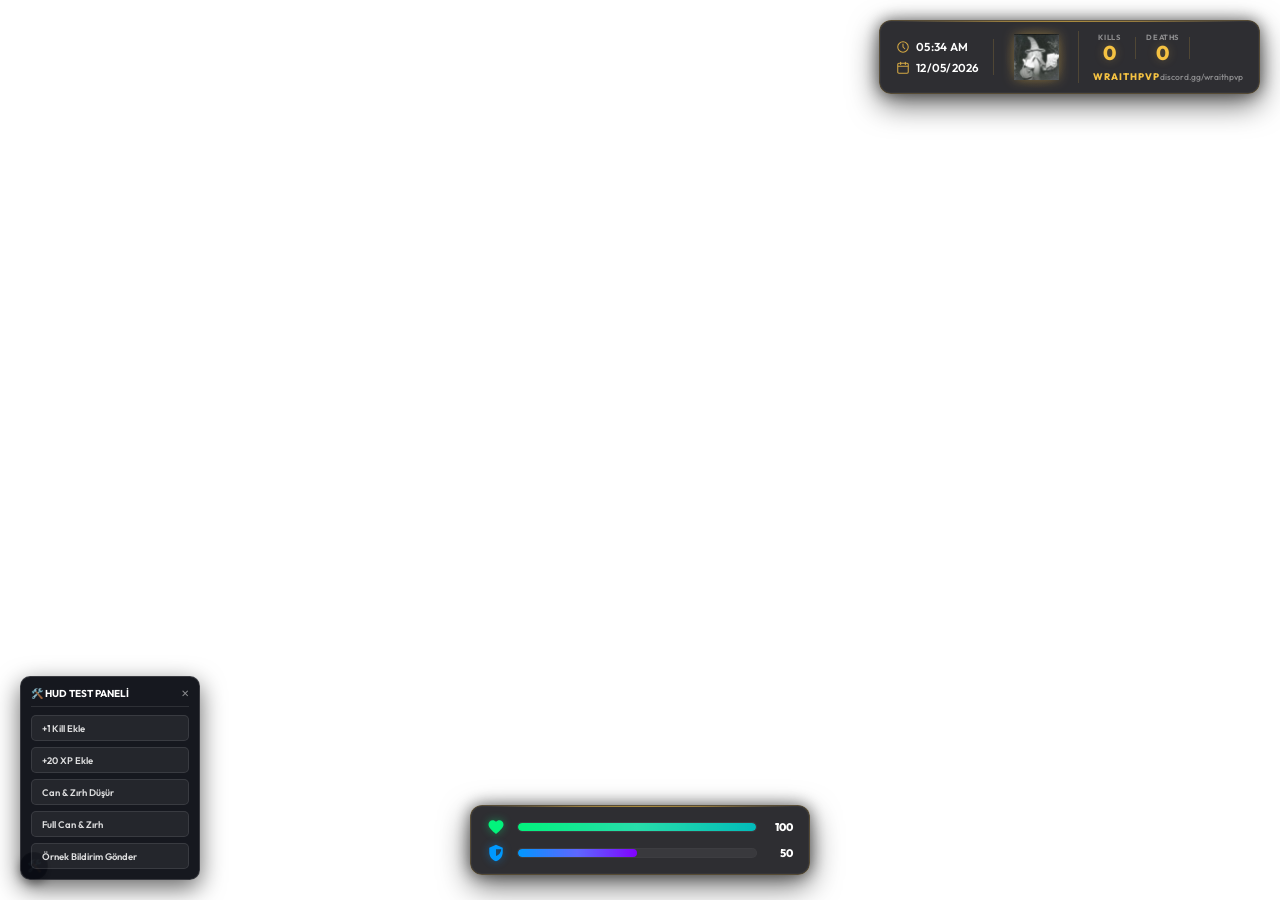
<file: vater-hud/html/index.html>
<!DOCTYPE html>
<html lang="tr">
<head>
  <meta charset="UTF-8" />
  <meta name="viewport" content="width=device-width, initial-scale=1.0" />
  <title>WraithPVP HUD</title>
  <link rel="preconnect" href="https://fonts.googleapis.com" />
  <link rel="preconnect" href="https://fonts.gstatic.com" crossorigin />
  <link href="https://fonts.googleapis.com/css2?family=Rajdhani:wght@400;500;600;700&family=Exo+2:wght@300;400;600;700;800&family=Outfit:wght@400;500;600;700;800&display=swap" rel="stylesheet" />
  <link rel="stylesheet" href="style.css" />
</head>
<body>

  <!-- ═══════════════════════════════════════════
       1. PVP SEVİYE & XP KARTI (SOL ÜST)
  ════════════════════════════════════════════ -->
  <div id="rank-card" class="hud-card">
    <div class="rank-header">
      <span class="rank-title" id="rank-name">BRONZE</span>
      <span class="rank-level" id="rank-lvl">LVL 1</span>
    </div>
    <div class="xp-bar-bg">
      <div id="xp-bar-fill" style="width: 20%;"></div>
    </div>
    <div class="xp-info">
      <span class="xp-label">PVP XP</span>
      <span class="xp-value" id="xp-text">20 / 100</span>
    </div>
  </div>

  <!-- ═══════════════════════════════════════════
       2. SAĞ ÜST KÖŞE: SAAT, LOGO, ISTATISTIKLER
  ════════════════════════════════════════════ -->
  <div id="hud-wrapper">
    <div id="hud-panel" class="hud-card">

      <!-- ── Sol Blok: Saat + Tarih ── -->
      <div class="hud-block hud-left">
        <div class="info-row">
          <span class="info-icon">
            <svg viewBox="0 0 24 24" fill="none" xmlns="http://www.w3.org/2000/svg">
              <circle cx="12" cy="12" r="9" stroke="currentColor" stroke-width="1.8"/>
              <path d="M12 7v5l3 3" stroke="currentColor" stroke-width="1.8" stroke-linecap="round" stroke-linejoin="round"/>
            </svg>
          </span>
          <span class="info-value" id="hud-time">12:00 PM</span>
        </div>
        <div class="info-row">
          <span class="info-icon">
            <svg viewBox="0 0 24 24" fill="none" xmlns="http://www.w3.org/2000/svg">
              <rect x="3" y="4" width="18" height="17" rx="2" stroke="currentColor" stroke-width="1.8"/>
              <path d="M3 9h18" stroke="currentColor" stroke-width="1.8"/>
              <path d="M8 2v4M16 2v4" stroke="currentColor" stroke-width="1.8" stroke-linecap="round"/>
            </svg>
          </span>
          <span class="info-value" id="hud-date">01/01/2026</span>
        </div>
      </div>

      <!-- ── Orta Blok: Logo ── -->
      <div class="hud-block hud-center">
        <div class="logo-wrapper">
          <img id="server-logo" src="logo.png" alt="WraithPVP Logo" />
          <div class="logo-glow"></div>
        </div>
      </div>

      <!-- ── Sağ Blok: Stats ── -->
      <div class="hud-block hud-right">
        <div class="stats-row">
          <div class="stat-item">
            <span class="stat-label">KILLS</span>
            <span class="stat-value" id="hud-kills">0</span>
          </div>
          <div class="stat-divider"></div>
          <div class="stat-item">
            <span class="stat-label">DEATHS</span>
            <span class="stat-value" id="hud-deaths">0</span>
          </div>
          <div class="stat-divider"></div>
          <div class="stat-item" id="streak-container">
            <span class="stat-label">STREAK</span>
            <span class="stat-value" id="hud-streak">0</span>
          </div>
        </div>
        <div class="server-info-row">
          <span class="server-name">WRAITHPVP</span>
          <span class="server-discord">discord.gg/wraithpvp</span>
        </div>
      </div>

    </div>
  </div>

  <!-- ═══════════════════════════════════════════
       3. NEON CAN & ZIRH BARLARI (ALT ORTA)
  ════════════════════════════════════════════ -->
  <div id="status-card" class="hud-card">
    <!-- Can Barı -->
    <div class="status-row">
      <div class="status-icon health-icon">
        <svg viewBox="0 0 24 24" fill="currentColor">
          <path d="M12 21.35l-1.45-1.32C5.4 15.36 2 12.28 2 8.5 2 5.42 4.42 3 7.5 3c1.74 0 3.41.81 4.5 2.09C13.09 3.81 14.76 3 16.5 3 19.58 3 22 5.42 22 8.5c0 3.78-3.4 6.86-8.55 11.54L12 21.35z"/>
        </svg>
      </div>
      <div class="bar-container">
        <div id="health-bar-fill" class="bar-fill animate-bar" style="width: 100%;">
          <div class="bar-glow"></div>
        </div>
      </div>
      <span class="status-value" id="health-val">100</span>
    </div>

    <!-- Zırh Barı -->
    <div class="status-row">
      <div class="status-icon armor-icon">
        <svg viewBox="0 0 24 24" fill="currentColor">
          <path d="M12 1L3 5v6c0 5.55 3.84 10.74 9 12 5.16-1.26 9-6.45 9-12V5l-9-4zm0 6h7c-.47 4.14-2.88 7.82-7 9V7.1L5 7V12c0 3.32 1.83 6.38 5 7.6V7h2z"/>
        </svg>
      </div>
      <div class="bar-container">
        <div id="armor-bar-fill" class="bar-fill animate-bar" style="width: 50%;">
          <div class="bar-glow"></div>
        </div>
      </div>
      <span class="status-value" id="armor-val">50</span>
    </div>
  </div>

  <!-- ═══════════════════════════════════════════
       4. BİLDİRİM AKIŞI (SAĞ ORTA)
  ════════════════════════════════════════════ -->
  <div id="notification-feed"></div>

  <!-- ═══════════════════════════════════════════
       5. TARAYICI ÖNİZLEME TEST PANELİ (SOL ALT)
  ════════════════════════════════════════════ -->
  <div id="preview-test-panel">
    <div class="panel-header">
      <span>🛠️ HUD TEST PANELİ</span>
      <button id="toggle-panel-btn">✕</button>
    </div>
    <div class="panel-body">
      <button class="test-btn" id="btn-add-kill">+1 Kill Ekle</button>
      <button class="test-btn" id="btn-add-xp">+20 XP Ekle</button>
      <button class="test-btn" id="btn-damage">Can & Zırh Düşür</button>
      <button class="test-btn" id="btn-heal">Full Can & Zırh</button>
      <button class="test-btn" id="btn-trigger-notif">Örnek Bildirim Gönder</button>
    </div>
  </div>

  <button id="open-panel-btn">🛠️</button>

  <script src="script.js"></script>
</body>
</html>
</file>
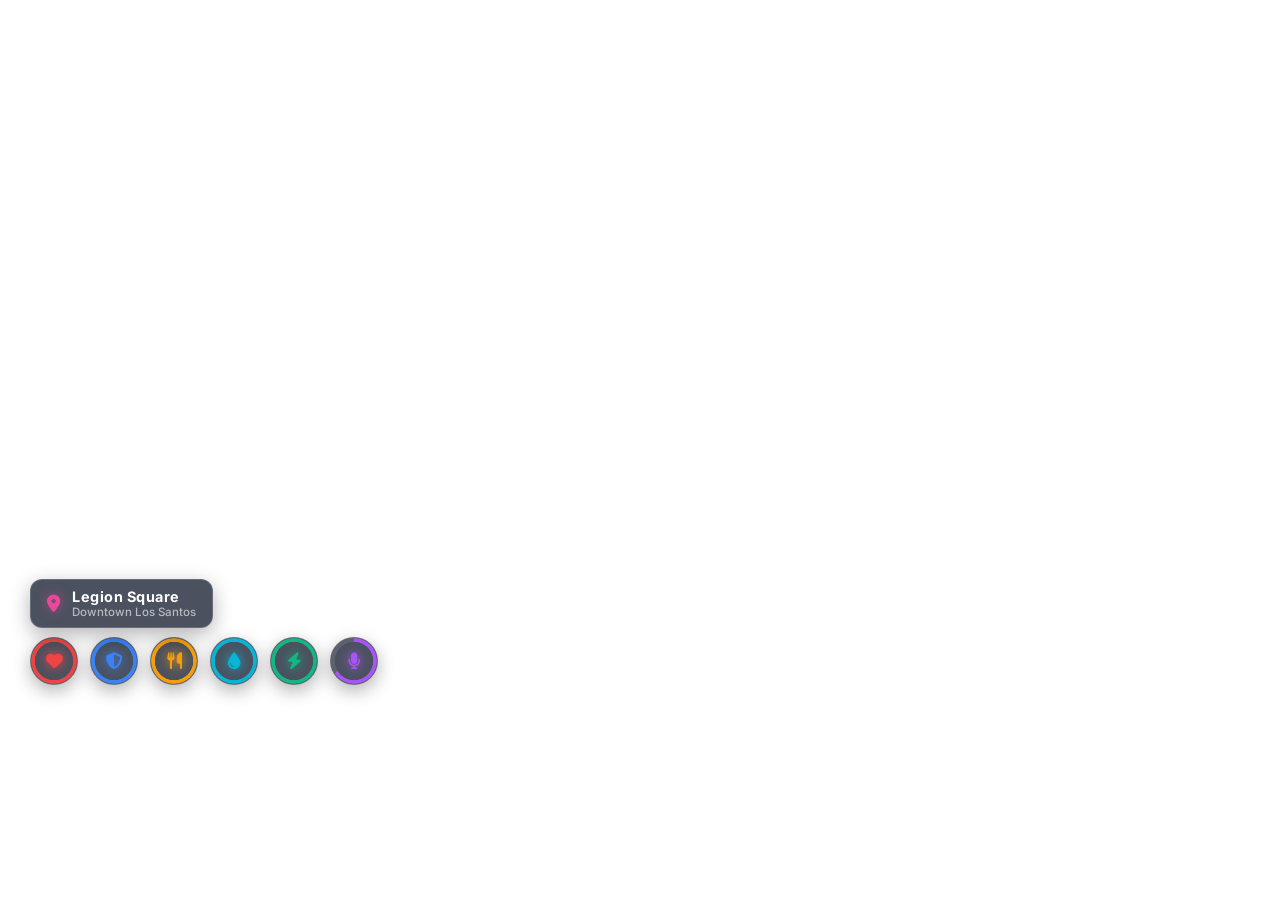
<file: vater-hudv3/html/index.html>
<!DOCTYPE html>
<html lang="tr">
<head>
    <meta charset="UTF-8">
    <meta name="viewport" content="width=device-width, initial-scale=1.0">
    <title>VaterPVP Advanced HUD v3</title>
    <!-- Fonts -->
    <link rel="preconnect" href="https://fonts.googleapis.com">
    <link rel="preconnect" href="https://fonts.gstatic.com" crossorigin>
    <link href="https://fonts.googleapis.com/css2?family=Fira+Code:wght@400;600&family=Inter:wght@300;400;500;600;700;800;900&family=Montserrat:wght@400;600;700;800;900&family=Orbitron:wght@400;600;700;800;900&family=Rajdhani:wght@500;600;700&display=swap" rel="stylesheet">
    <!-- FontAwesome 6 Pro/Free icons CDN -->
    <link rel="stylesheet" href="https://cdnjs.cloudflare.com/ajax/libs/font-awesome/6.4.0/css/all.min.css">
    <link rel="stylesheet" href="style.css">
</head>
<body>

    <!-- HUD MAIN WRAPPER -->
    <div id="hud-wrapper">
        
        <!-- STATUS BARS CONTAINER -->
        <div id="status-hud-container" class="hud-component style-1" data-style="1">
            <!-- Dynamic Status Items (Health, Armor, Hunger, Thirst, Stamina, Voice) -->
            <div id="status-items-wrapper"></div>
        </div>

        <!-- SPEEDOMETER CONTAINER -->
        <div id="speedo-hud-container" class="hud-component speedo-style-1 hidden" data-speedo-style="1">
            <!-- Dynamic Speedometer Structure -->
            <div id="speedo-items-wrapper"></div>
        </div>

        <!-- STREET / LOCATION CONTAINER -->
        <div id="street-hud-container" class="hud-component hidden">
            <div class="location-box">
                <i class="fa-solid fa-location-dot location-icon"></i>
                <div class="location-text">
                    <span id="street-name">Legion Square</span>
                    <span id="zone-name">Downtown Los Santos</span>
                </div>
            </div>
        </div>

    </div>

    <!-- GLASSMORPHISM EDITOR MODAL (/hud) -->
    <div id="editor-modal" class="hidden">
        <div class="glass-container">
            
            <!-- Modal Header -->
            <div class="editor-header">
                <div class="editor-title">
                    <div class="logo-icon"><i class="fa-solid fa-sliders"></i></div>
                    <div>
                        <h2>VATER ADVANCED HUD</h2>
                        <span class="sub-title">QB-CORE & QBX MULTI-STYLE CUSTOMIZER</span>
                    </div>
                </div>
                <div class="header-actions">
                    <button id="btn-drag-mode" class="glass-btn btn-secondary">
                        <i class="fa-solid fa-up-down-left-right"></i> Sürükle & Bırak
                    </button>
                    <button id="btn-reset-hud" class="glass-btn btn-danger">
                        <i class="fa-solid fa-rotate-left"></i> Sıfırla
                    </button>
                    <button id="btn-close-editor" class="glass-btn btn-close">
                        <i class="fa-solid fa-xmark"></i>
                    </button>
                </div>
            </div>

            <!-- Modal Content Layout -->
            <div class="editor-body">
                
                <!-- Sidebar Tabs -->
                <div class="editor-sidebar">
                    <button class="nav-tab active" data-tab="status-styles">
                        <i class="fa-solid fa-heart-pulse"></i> Status Stilleri (20)
                    </button>
                    <button class="nav-tab" data-tab="speedo-styles">
                        <i class="fa-solid fa-gauge-high"></i> Speedometer (15)
                    </button>
                    <button class="nav-tab" data-tab="color-themes">
                        <i class="fa-solid fa-palette"></i> Renk & Tema Paleti
                    </button>
                    <button class="nav-tab" data-tab="layout-scale">
                        <i class="fa-solid fa-maximize"></i> Boyut & Şeffaflık
                    </button>
                    <button class="nav-tab" data-tab="element-toggles">
                        <i class="fa-solid fa-eye"></i> Barları Aç / Kapat
                    </button>
                </div>

                <!-- Tab Content Panels -->
                <div class="editor-content">
                    
                    <!-- TAB 1: 20 STATUS BAR STYLES -->
                    <div class="tab-panel active" id="tab-status-styles">
                        <div class="panel-header">
                            <h3>20 Farklı Can & Statü Görünümü</h3>
                            <p>Dilediğiniz görünüm üzerine tıklayarak canlı olarak uygulayın.</p>
                        </div>
                        <div class="style-grid" id="status-style-grid">
                            <!-- 20 Presets injected via JS -->
                        </div>
                    </div>

                    <!-- TAB 2: 15 SPEEDOMETER STYLES -->
                    <div class="tab-panel" id="tab-speedo-styles">
                        <div class="panel-header">
                            <h3>15 Farklı Hız Göstergesi Görünümü</h3>
                            <p>Araç kullanımında görüntülenecek gösterge stilini seçin.</p>
                        </div>
                        <div class="style-grid" id="speedo-style-grid">
                            <!-- 15 Presets injected via JS -->
                        </div>
                    </div>

                    <!-- TAB 3: COLOR THEMES -->
                    <div class="tab-panel" id="tab-color-themes">
                        <div class="panel-header">
                            <h3>Tema & Renk Özelleştirme</h3>
                            <p>Hazır renk paletlerinden birini seçin veya özel renk belirleyin.</p>
                        </div>
                        <div class="theme-grid">
                            <div class="theme-card active" data-theme="glass">
                                <div class="theme-preview glass-bg-preview"></div>
                                <span>Glassmorphism White</span>
                            </div>
                            <div class="theme-card" data-theme="cyberpunk">
                                <div class="theme-preview cyber-bg"></div>
                                <span>Cyberpunk Neon</span>
                            </div>
                            <div class="theme-card" data-theme="gold">
                                <div class="theme-preview gold-bg"></div>
                                <span>Gold Luxury</span>
                            </div>
                            <div class="theme-card" data-theme="emerald">
                                <div class="theme-preview emerald-bg"></div>
                                <span>Emerald Mint</span>
                            </div>
                            <div class="theme-card" data-theme="sunset">
                                <div class="theme-preview sunset-bg"></div>
                                <span>Sunset Orange</span>
                            </div>
                            <div class="theme-card" data-theme="purple">
                                <div class="theme-preview purple-bg"></div>
                                <span>Midnight Purple</span>
                            </div>
                            <div class="theme-card" data-theme="crimson">
                                <div class="theme-preview crimson-bg"></div>
                                <span>Crimson Red</span>
                            </div>
                            <div class="theme-card" data-theme="oled">
                                <div class="theme-preview oled-bg"></div>
                                <span>OLED Dark Minimal</span>
                            </div>
                        </div>

                        <div class="custom-color-picker">
                            <div class="picker-row">
                                <label><i class="fa-solid fa-heart" style="color:#ef4444"></i> Can Rengi:</label>
                                <input type="color" id="color-health" value="#ef4444">
                            </div>
                            <div class="picker-row">
                                <label><i class="fa-solid fa-shield-halved" style="color:#3b82f6"></i> Zırh Rengi:</label>
                                <input type="color" id="color-armor" value="#3b82f6">
                            </div>
                            <div class="picker-row">
                                <label><i class="fa-solid fa-utensils" style="color:#f59e0b"></i> Yemek Rengi:</label>
                                <input type="color" id="color-hunger" value="#f59e0b">
                            </div>
                            <div class="picker-row">
                                <label><i class="fa-solid fa-droplet" style="color:#06b6d4"></i> Su Rengi:</label>
                                <input type="color" id="color-thirst" value="#06b6d4">
                            </div>
                            <div class="picker-row">
                                <label><i class="fa-solid fa-bolt" style="color:#10b981"></i> Enerji Rengi:</label>
                                <input type="color" id="color-stamina" value="#10b981">
                            </div>
                            <div class="picker-row">
                                <label><i class="fa-solid fa-microphone" style="color:#a855f7"></i> Mikrofon Rengi:</label>
                                <input type="color" id="color-voice" value="#a855f7">
                            </div>
                        </div>
                    </div>

                    <!-- TAB 4: LAYOUT, SCALE & OPACITY -->
                    <div class="tab-panel" id="tab-layout-scale">
                        <div class="panel-header">
                            <h3>Boyut & Şeffaflık Ayarları</h3>
                            <p>HUD bileşenlerinin ölçeğini ve opaklığını ayarlayın.</p>
                        </div>
                        <div class="setting-controls">
                            <div class="control-group">
                                <div class="control-label">
                                    <span>HUD Ölçeği (Scale)</span>
                                    <span id="val-scale">1.0x</span>
                                </div>
                                <input type="range" id="input-scale" min="0.6" max="1.5" step="0.05" value="1.0">
                            </div>
                            <div class="control-group">
                                <div class="control-label">
                                    <span>HUD Şeffaflığı (Opacity)</span>
                                    <span id="val-opacity">100%</span>
                                </div>
                                <input type="range" id="input-opacity" min="0.2" max="1.0" step="0.05" value="1.0">
                            </div>
                            <div class="control-group">
                                <div class="control-label">
                                    <span>Hız Birimi</span>
                                </div>
                                <div class="unit-toggle">
                                    <button class="unit-btn active" data-unit="kmh">KM/H</button>
                                    <button class="unit-btn" data-unit="mph">MPH</button>
                                </div>
                            </div>
                        </div>
                    </div>

                    <!-- TAB 5: ELEMENT TOGGLES -->
                    <div class="tab-panel" id="tab-element-toggles">
                        <div class="panel-header">
                            <h3>Bileşen Görünürlüğü</h3>
                            <p>Ekranınızda görünmesini istediğiniz ögeleri açıp kapatın.</p>
                        </div>
                        <div class="toggle-list">
                            <label class="toggle-item">
                                <span><i class="fa-solid fa-heart" style="color:#ef4444"></i> Can Barı</span>
                                <input type="checkbox" id="toggle-health" checked>
                                <span class="slider-switch"></span>
                            </label>
                            <label class="toggle-item">
                                <span><i class="fa-solid fa-shield-halved" style="color:#3b82f6"></i> Zırh Barı</span>
                                <input type="checkbox" id="toggle-armor" checked>
                                <span class="slider-switch"></span>
                            </label>
                            <label class="toggle-item">
                                <span><i class="fa-solid fa-utensils" style="color:#f59e0b"></i> Yemek Barı</span>
                                <input type="checkbox" id="toggle-hunger" checked>
                                <span class="slider-switch"></span>
                            </label>
                            <label class="toggle-item">
                                <span><i class="fa-solid fa-droplet" style="color:#06b6d4"></i> Su Barı</span>
                                <input type="checkbox" id="toggle-thirst" checked>
                                <span class="slider-switch"></span>
                            </label>
                            <label class="toggle-item">
                                <span><i class="fa-solid fa-bolt" style="color:#10b981"></i> Enerji Barı</span>
                                <input type="checkbox" id="toggle-stamina" checked>
                                <span class="slider-switch"></span>
                            </label>
                            <label class="toggle-item">
                                <span><i class="fa-solid fa-microphone" style="color:#a855f7"></i> Mikrofon Barı</span>
                                <input type="checkbox" id="toggle-voice" checked>
                                <span class="slider-switch"></span>
                            </label>
                            <label class="toggle-item">
                                <span><i class="fa-solid fa-location-dot" style="color:#ec4899"></i> Sokak & Konum Bilgisi</span>
                                <input type="checkbox" id="toggle-street" checked>
                                <span class="slider-switch"></span>
                            </label>
                        </div>
                    </div>

                </div>

            </div>

            <!-- Modal Footer -->
            <div class="editor-footer">
                <span><i class="fa-solid fa-circle-info"></i> Ayarlar otomatik kaydedilir. Ekranı kapatmak için ESC veya [X] tuşuna basın.</span>
                <button id="btn-save-close" class="glass-btn btn-primary">
                    <i class="fa-solid fa-check"></i> Kaydet ve Kapat
                </button>
            </div>

        </div>
    </div>

    <!-- DRAG EDIT OVERLAY NOTICE -->
    <div id="drag-overlay" class="hidden">
        <div class="drag-banner">
            <i class="fa-solid fa-hand-pointer"></i> SÜRÜKLE VE BIRAK MODU AKTİF
            <span>Elementleri farenizle istediğiniz konuma taşıyabilirsiniz. Bitirmek için ESC tuşuna basın.</span>
            <button id="btn-exit-drag" class="glass-btn btn-primary">Bitti</button>
        </div>
    </div>

    <script src="script.js"></script>
</body>
</html>
</file>
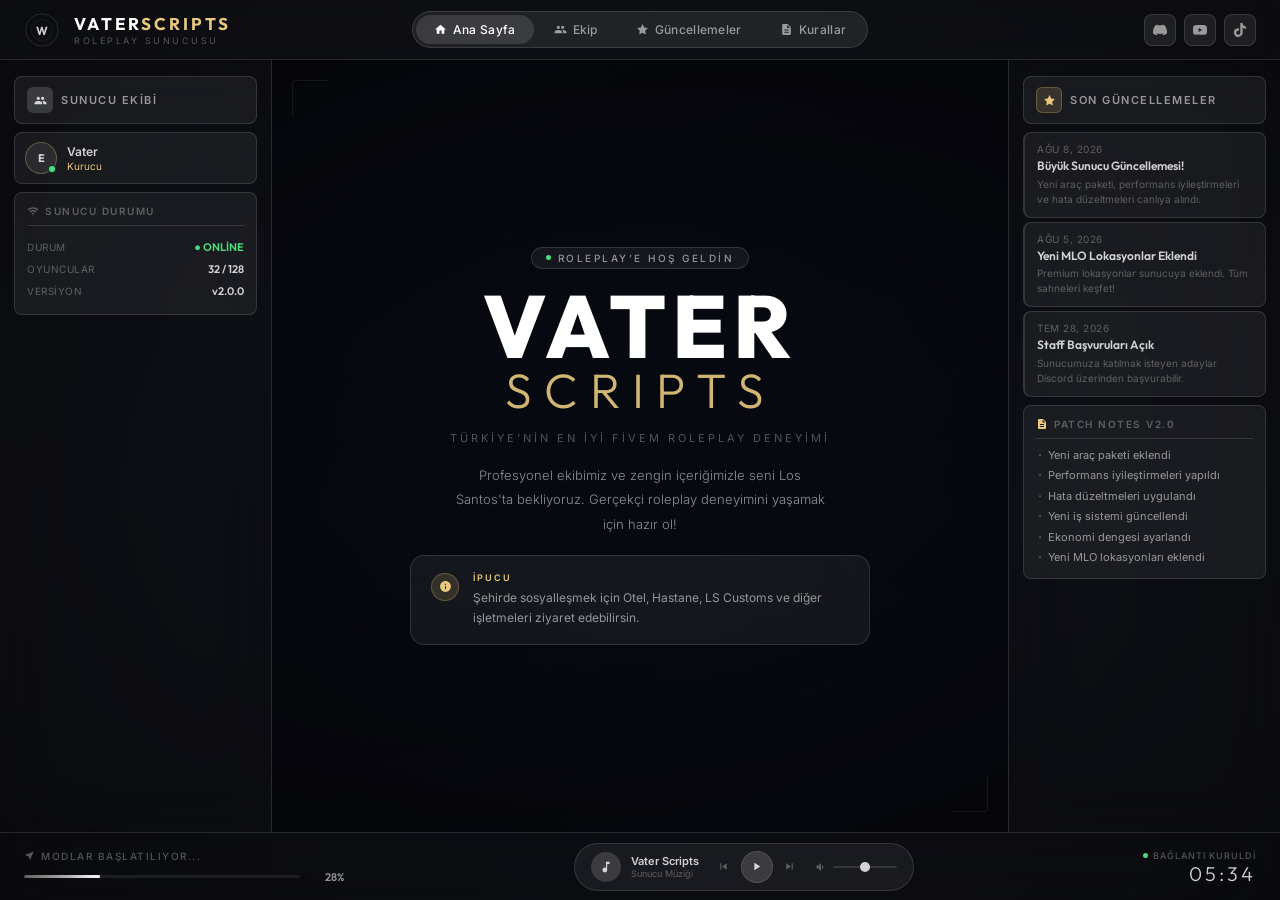
<file: vater-loadingscreen/html/index.html>
<!DOCTYPE html>
<html lang="tr">
<head>
    <meta charset="UTF-8">
    <meta name="viewport" content="width=device-width, initial-scale=1.0">
    <title>VaterScripts - Loading</title>
    <link rel="preconnect" href="https://fonts.googleapis.com">
    <link rel="preconnect" href="https://fonts.gstatic.com" crossorigin>
    <link href="https://fonts.googleapis.com/css2?family=Inter:wght@300;400;500;600;700&family=Outfit:wght@300;400;500;600;700;800&display=swap" rel="stylesheet">
    <link rel="stylesheet" href="css/style.css">
</head>
<body>

    <!-- Background -->
    <div class="bg-overlay"></div>
    <div class="bg-image" id="bgImage" style="display:none;"></div>
    <video class="bg-video" id="bgVideo" autoplay muted loop playsinline style="display:none;">
        <source src="img/bg.mp4" type="video/mp4">
    </video>
    <div class="bg-youtube" id="bgYoutube" style="display:none;">
        <iframe id="ytIframe" frameborder="0" allow="autoplay; encrypted-media" allowfullscreen></iframe>
    </div>
    <div class="bg-particles" id="particles"></div>
    <div class="scanlines"></div>
    <div class="vignette"></div>

    <!-- Main Container -->
    <div class="main-container">

        <!-- TOP BAR -->
        <header class="top-bar">
            <div class="brand">
                <div class="brand-icon">
                    <svg viewBox="0 0 40 40" fill="none" xmlns="http://www.w3.org/2000/svg">
                        <circle cx="20" cy="20" r="18" fill="none" stroke="rgba(255,255,255,0.15)" stroke-width="1"/>
                        <circle cx="20" cy="20" r="12" fill="none" stroke="rgba(255,255,255,0.08)" stroke-width="1"/>
                        <text x="20" y="25" text-anchor="middle" fill="rgba(255,255,255,0.9)" font-size="13" font-weight="700" font-family="Outfit">W</text>
                    </svg>
                </div>
                <div class="brand-text">
                    <span class="brand-name">VATER<span class="accent">SCRIPTS</span></span>
                    <span class="brand-sub">ROLEPLAY SUNUCUSU</span>
                </div>
            </div>

            <nav class="top-nav">
                <div class="nav-item active" data-tab="main">
                    <svg viewBox="0 0 24 24" fill="currentColor"><path d="M10 20v-6h4v6h5v-8h3L12 3 2 12h3v8z"/></svg>
                    Ana Sayfa
                </div>
                <div class="nav-item" data-tab="staff">
                    <svg viewBox="0 0 24 24" fill="currentColor"><path d="M16 11c1.66 0 2.99-1.34 2.99-3S17.66 5 16 5c-1.66 0-3 1.34-3 3s1.34 3 3 3zm-8 0c1.66 0 2.99-1.34 2.99-3S9.66 5 8 5C6.34 5 5 6.34 5 8s1.34 3 3 3zm0 2c-2.33 0-7 1.17-7 3.5V19h14v-2.5c0-2.33-4.67-3.5-7-3.5zm8 0c-.29 0-.62.02-.97.05 1.16.84 1.97 1.97 1.97 3.45V19h6v-2.5c0-2.33-4.67-3.5-7-3.5z"/></svg>
                    Ekip
                </div>
                <div class="nav-item" data-tab="updates">
                    <svg viewBox="0 0 24 24" fill="currentColor"><path d="M12 2l3.09 6.26L22 9.27l-5 4.87 1.18 6.88L12 17.77l-6.18 3.25L7 14.14 2 9.27l6.91-1.01L12 2z"/></svg>
                    Güncellemeler
                </div>
                <div class="nav-item" data-tab="rules">
                    <svg viewBox="0 0 24 24" fill="currentColor"><path d="M14 2H6c-1.1 0-1.99.9-1.99 2L4 20c0 1.1.89 2 1.99 2H18c1.1 0 2-.9 2-2V8l-6-6zm2 16H8v-2h8v2zm0-4H8v-2h8v2zm-3-5V3.5L18.5 9H13z"/></svg>
                    Kurallar
                </div>
            </nav>

            <!-- Sosyal Medya Butonları (Linkleri js/app.js dosyasındaki CONFIG.socialLinks kısmından değiştirebilirsin) -->
            <div class="top-social">
                <a href="#" class="social-btn discord" title="Discord">
                    <svg viewBox="0 0 24 24" fill="currentColor"><path d="M20.317 4.37a19.791 19.791 0 0 0-4.885-1.515.074.074 0 0 0-.079.037c-.21.375-.444.864-.608 1.25a18.27 18.27 0 0 0-5.487 0 12.64 12.64 0 0 0-.617-1.25.077.077 0 0 0-.079-.037A19.736 19.736 0 0 0 3.677 4.37a.07.07 0 0 0-.032.027C.533 9.046-.32 13.58.099 18.057.1 18.081.118 18.105.14 18.12a19.9 19.9 0 0 0 5.993 3.03.078.078 0 0 0 .084-.028 14.09 14.09 0 0 0 1.226-1.994.076.076 0 0 0-.041-.106 13.107 13.107 0 0 1-1.872-.892.077.077 0 0 1-.008-.128 10.2 10.2 0 0 0 .372-.292.074.074 0 0 1 .077-.01c3.928 1.793 8.18 1.793 12.062 0a.074.074 0 0 1 .078.01c.12.098.246.198.373.292a.077.077 0 0 1-.006.127 12.299 12.299 0 0 1-1.873.892.077.077 0 0 0-.041.107c.36.698.772 1.362 1.225 1.993a.076.076 0 0 0 .084.028 19.839 19.839 0 0 0 6.002-3.03.077.077 0 0 0 .032-.054c.5-5.177-.838-9.674-3.549-13.66a.061.061 0 0 0-.031-.03z"/></svg>
                </a>
                <a href="#" class="social-btn youtube" title="YouTube">
                    <svg viewBox="0 0 24 24" fill="currentColor"><path d="M23.495 6.205a3.007 3.007 0 0 0-2.088-2.088c-1.87-.501-9.396-.501-9.396-.501s-7.507-.01-9.396.501A3.007 3.007 0 0 0 .527 6.205a31.247 31.247 0 0 0-.522 5.805 31.247 31.247 0 0 0 .522 5.783 3.007 3.007 0 0 0 2.088 2.088c1.868.502 9.396.502 9.396.502s7.506 0 9.396-.502a3.007 3.007 0 0 0 2.088-2.088 31.247 31.247 0 0 0 .5-5.783 31.247 31.247 0 0 0-.5-5.805zM9.609 15.601V8.408l6.264 3.602z"/></svg>
                </a>
                <a href="#" class="social-btn tiktok" title="TikTok">
                    <svg viewBox="0 0 24 24" fill="currentColor"><path d="M12.525.02c1.31-.02 2.61-.01 3.91-.02.08 1.53.63 3.09 1.75 4.17 1.12 1.11 2.7 1.62 4.24 1.79v4.03c-1.44-.05-2.89-.35-4.2-.97-.57-.26-1.1-.59-1.62-.93-.01 2.92.01 5.84-.02 8.75-.08 1.4-.54 2.79-1.35 3.94-1.31 1.92-3.58 3.17-5.91 3.21-1.43.08-2.86-.31-4.08-1.03-2.02-1.19-3.44-3.37-3.65-5.71-.02-.5-.03-1-.01-1.49.18-1.9 1.12-3.72 2.58-4.96 1.66-1.44 3.98-2.13 6.15-1.72.02 1.48-.04 2.96-.04 4.44-.99-.32-2.15-.23-3.02.37-.63.41-1.11 1.04-1.36 1.75-.21.51-.15 1.07-.14 1.61.24 1.64 1.82 3.02 3.5 2.87 1.12-.01 2.19-.66 2.77-1.61.19-.33.4-.67.41-1.06.1-1.79.06-3.57.07-5.36.01-4.03-.01-8.05.02-12.07z"/></svg>
                </a>
            </div>
        </header>

        <!-- CONTENT AREA -->
        <div class="content-area">

            <!-- LEFT PANEL - Staff Team -->
            <aside class="left-panel" id="leftPanel">
                <div class="panel-header">
                    <div class="panel-header-icon">
                        <svg viewBox="0 0 24 24" fill="currentColor"><path d="M16 11c1.66 0 2.99-1.34 2.99-3S17.66 5 16 5c-1.66 0-3 1.34-3 3s1.34 3 3 3zm-8 0c1.66 0 2.99-1.34 2.99-3S9.66 5 8 5C6.34 5 5 6.34 5 8s1.34 3 3 3zm0 2c-2.33 0-7 1.17-7 3.5V19h14v-2.5c0-2.33-4.67-3.5-7-3.5zm8 0c-.29 0-.62.02-.97.05 1.16.84 1.97 1.97 1.97 3.45V19h6v-2.5c0-2.33-4.67-3.5-7-3.5z"/></svg>
                    </div>
                    <h3>Sunucu Ekibi</h3>
                </div>

                <div class="staff-list" id="staffList">
                    <!-- Populated by JS -->
                </div>

                <!-- Server Stats -->
                <div class="server-stats">
                    <div class="stats-header">
                        <svg viewBox="0 0 24 24" fill="currentColor"><path d="M1 9l2 2c4.97-4.97 13.03-4.97 18 0l2-2C16.93 2.93 7.08 2.93 1 9zm8 8l3 3 3-3c-1.65-1.66-4.34-1.66-6 0zm-4-4l2 2c2.76-2.76 7.24-2.76 10 0l2-2C15.14 9.14 8.87 9.14 5 13z"/></svg>
                        Sunucu Durumu
                    </div>
                    <div class="stat-row">
                        <span class="stat-label">Durum</span>
                        <span class="stat-value status-online">● ONLİNE</span>
                    </div>
                    <div class="stat-row">
                        <span class="stat-label">Oyuncular</span>
                        <span class="stat-value" id="playerCount">32 / 128</span>
                    </div>
                    <div class="stat-row">
                        <span class="stat-label">Versiyon</span>
                        <span class="stat-value">v2.0.0</span>
                    </div>
                </div>
            </aside>

            <!-- CENTER - Welcome -->
            <main class="center-content" id="centerContent">
                <div class="welcome-section">
                    <div class="welcome-badge">
                        <span class="badge-dot"></span>
                        ROLEPLAYʼE HOŞ GELDİN
                    </div>
                    <h1 class="welcome-title">
                        VATER<span class="title-accent">SCRIPTS</span>
                    </h1>
                    <p class="welcome-subtitle">Türkiye'nin En İyi FiveM Roleplay Deneyimi</p>
                    <p class="welcome-desc">
                        Profesyonel ekibimiz ve zengin içeriğimizle seni Los Santos'ta bekliyoruz. 
                        Gerçekçi roleplay deneyimini yaşamak için hazır ol!
                    </p>

                    <!-- Hint Box -->
                    <div class="hint-box">
                        <div class="hint-icon">
                            <svg viewBox="0 0 24 24" fill="currentColor"><path d="M12 2C6.48 2 2 6.48 2 12s4.48 10 10 10 10-4.48 10-10S17.52 2 12 2zm1 15h-2v-6h2v6zm0-8h-2V7h2v2z"/></svg>
                        </div>
                        <div class="hint-content">
                            <span class="hint-label">İPUCU</span>
                            <p class="hint-text" id="hintText">Şehirde sosyalleşmek için Otel, Hastane, LS Customs ve diğer işletmeleri ziyaret edebilirsin.</p>
                        </div>
                    </div>

                    <!-- Gallery strip kaldırıldı -->
                </div>
            </main>

            <!-- RIGHT PANEL - Updates -->
            <aside class="right-panel" id="rightPanel">
                <div class="panel-header">
                    <div class="panel-header-icon updates-icon">
                        <svg viewBox="0 0 24 24" fill="currentColor"><path d="M12 2l3.09 6.26L22 9.27l-5 4.87 1.18 6.88L12 17.77l-6.18 3.25L7 14.14 2 9.27l6.91-1.01L12 2z"/></svg>
                    </div>
                    <h3>Son Güncellemeler</h3>
                </div>

                <div class="updates-list" id="updatesList">
                    <!-- Populated by JS -->
                </div>

                <!-- Patch Notes -->
                <div class="patch-notes">
                    <div class="patch-header">
                        <svg viewBox="0 0 24 24" fill="currentColor"><path d="M14 2H6c-1.1 0-1.99.9-1.99 2L4 20c0 1.1.89 2 1.99 2H18c1.1 0 2-.9 2-2V8l-6-6zm2 16H8v-2h8v2zm0-4H8v-2h8v2zm-3-5V3.5L18.5 9H13z"/></svg>
                        Patch Notes v2.0
                    </div>
                    <ul class="patch-list">
                        <li>Yeni araç paketi eklendi</li>
                        <li>Performans iyileştirmeleri yapıldı</li>
                        <li>Hata düzeltmeleri uygulandı</li>
                        <li>Yeni iş sistemi güncellendi</li>
                        <li>Ekonomi dengesi ayarlandı</li>
                        <li>Yeni MLO lokasyonları eklendi</li>
                    </ul>
                </div>
            </aside>

        </div>

        <!-- BOTTOM BAR -->
        <footer class="bottom-bar">
            <!-- Loading Progress -->
            <div class="loading-section">
                <div class="loading-label">
                    <svg viewBox="0 0 24 24" fill="currentColor"><path d="M21 3L3 10.53v.98l6.84 2.65L12.48 21h.98L21 3z"/></svg>
                    <span id="loadingText">Sunucuya Bağlanılıyor...</span>
                </div>
                <div class="progress-container">
                    <div class="progress-bar-bg">
                        <div class="progress-bar-fill" id="progressBar">
                            <div class="progress-glow"></div>
                        </div>
                    </div>
                    <span class="progress-percent" id="progressPercent">0%</span>
                </div>
            </div>

            <!-- Music Player -->
            <div class="music-player">
                <div class="music-info">
                    <div class="music-icon-wrap">
                        <svg class="music-note" viewBox="0 0 24 24" fill="currentColor"><path d="M12 3v10.55c-.59-.34-1.27-.55-2-.55-2.21 0-4 1.79-4 4s1.79 4 4 4 4-1.79 4-4V7h4V3h-6z"/></svg>
                    </div>
                    <div class="music-track-info">
                        <span class="music-title" id="musicTitle">Vater Scripts</span>
                        <span class="music-artist">Sunucu Müziği</span>
                    </div>
                </div>
                <div class="music-controls">
                    <button class="music-btn" id="prevBtn" onclick="prevSong()">
                        <svg viewBox="0 0 24 24" fill="currentColor"><path d="M6 6h2v12H6zm3.5 6l8.5 6V6z"/></svg>
                    </button>
                    <button class="music-btn play-btn" id="playBtn" onclick="toggleMusic()">
                        <svg id="playIcon" viewBox="0 0 24 24" fill="currentColor"><path d="M8 5v14l11-7z"/></svg>
                        <svg id="pauseIcon" viewBox="0 0 24 24" fill="currentColor" style="display:none"><path d="M6 19h4V5H6v14zm8-14v14h4V5h-4z"/></svg>
                    </button>
                    <button class="music-btn" id="nextBtn" onclick="nextSong()">
                        <svg viewBox="0 0 24 24" fill="currentColor"><path d="M6 18l8.5-6L6 6v12zM16 6v12h2V6h-2z"/></svg>
                    </button>
                </div>
                <div class="volume-control">
                    <svg viewBox="0 0 24 24" fill="currentColor"><path d="M3 9v6h4l5 5V4L7 9H3zm13.5 3c0-1.77-1.02-3.29-2.5-4.03v8.05c1.48-.73 2.5-2.25 2.5-4.02z"/></svg>
                    <input type="range" class="volume-slider" id="volumeSlider" min="0" max="100" value="50" oninput="setVolume(this.value)">
                </div>
            </div>

            <!-- Right Info -->
            <div class="bottom-right">
                <div class="connection-info">
                    <div class="conn-dot"></div>
                    <span>BAĞLANTI KURULDİ</span>
                </div>
                <div class="server-time" id="serverTime">--:--</div>
            </div>
        </footer>

    </div>

    <!-- Tab Panels -->
    <div class="tab-overlay" id="tabOverlay" style="display:none;">
        <div class="tab-panel" id="tabPanel">
            <div class="tab-close" onclick="closeTab()">
                <svg viewBox="0 0 24 24" fill="currentColor"><path d="M19 6.41L17.59 5 12 10.59 6.41 5 5 6.41 10.59 12 5 17.59 6.41 19 12 13.41 17.59 19 19 17.59 13.41 12z"/></svg>
            </div>
            <div class="tab-content" id="tabContent"></div>
        </div>
    </div>

    <!-- YouTube IFrame API -->
    <script src="https://www.youtube.com/iframe_api"></script>

    <!-- Gizli YouTube Müzik Player -->
    <div id="ytMusicContainer" style="position:fixed;bottom:-9999px;left:-9999px;width:1px;height:1px;pointer-events:none;opacity:0;">
        <div id="ytMusicPlayer"></div>
    </div>

    <!-- Audio -->
    <audio id="bgMusic" loop preload="auto">
        <source src="img/music.mp3" type="audio/mpeg">
    </audio>

    <script src="js/app.js"></script>
</body>
</html>
</file>
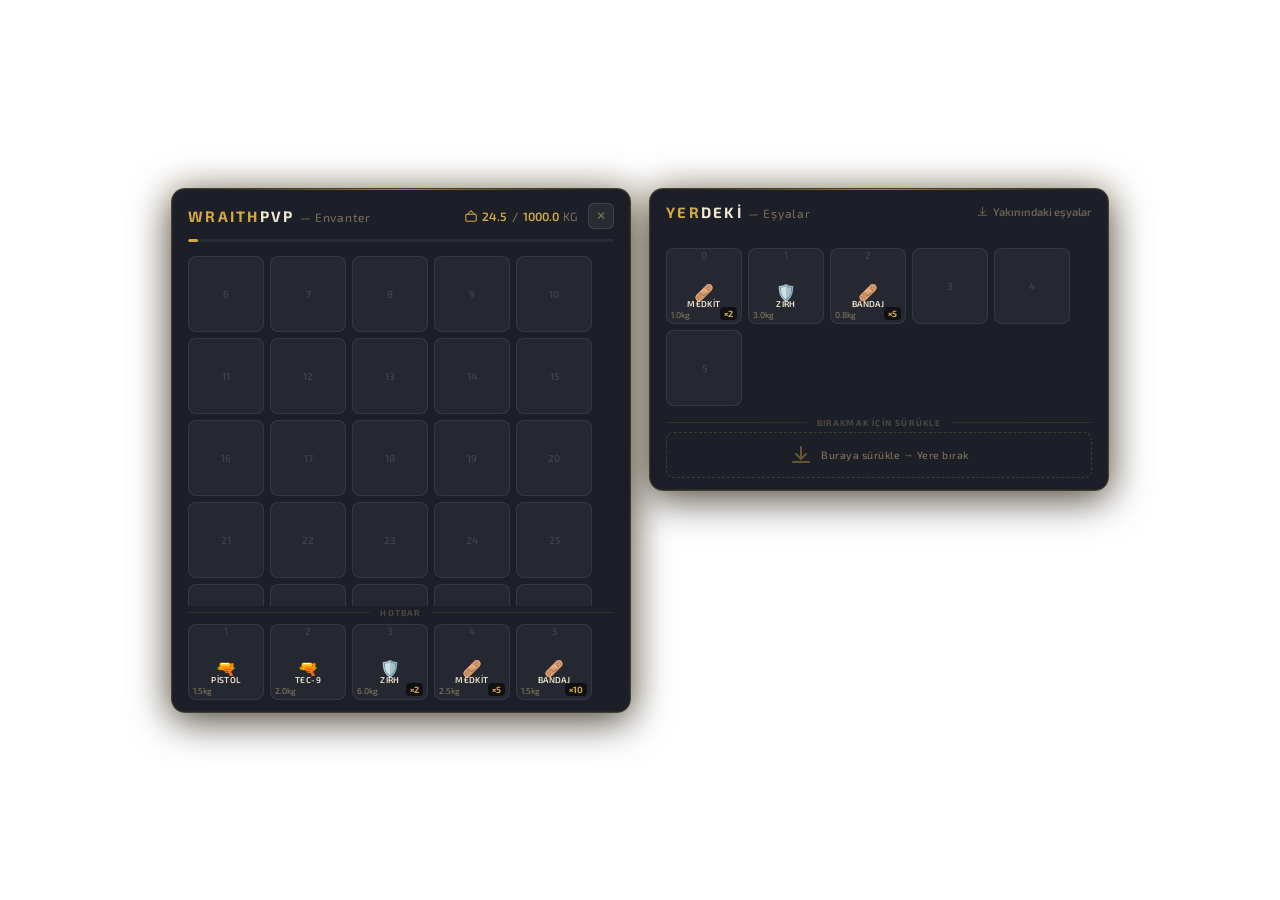
<file: vater-inventory/ui/inventory.html>
<!DOCTYPE html>
<html lang="tr">
<head>
    <meta charset="UTF-8" />
    <meta name="viewport" content="width=device-width, initial-scale=1.0" />
    <title>WraithPVP Inventory</title>
    <link rel="preconnect" href="https://fonts.googleapis.com">
    <link rel="preconnect" href="https://fonts.gstatic.com" crossorigin>
    <link href="https://fonts.googleapis.com/css2?family=Exo+2:wght@300;400;500;600;700;800&display=swap" rel="stylesheet">
    <link rel="stylesheet" href="style_v2.css" />
</head>
<body>

    <div id="inventory-wrapper" class="hidden">

        <div class="inv-layout">

            <!-- ── SOL PANEL: Oyuncu Envanteri (tek grid, tab yok) ── -->
            <div class="inv-panel" id="panel-player">
                <div class="panel-header">
                    <div class="panel-title">
                        <span class="title-accent">WRAITH</span>PVP
                        <span class="title-sub">— Envanter</span>
                    </div>
                    <div class="panel-weight">
                        <svg class="weight-icon" viewBox="0 0 24 24" fill="none">
                            <path d="M6 9l6-6 6 6" stroke="currentColor" stroke-width="1.8" stroke-linecap="round"/>
                            <rect x="3" y="9" width="18" height="12" rx="2" stroke="currentColor" stroke-width="1.8"/>
                        </svg>
                        <span id="current-weight">0.0</span>
                        <span class="weight-sep">/</span>
                        <span id="max-weight">1000</span>
                        <span class="weight-unit">KG</span>
                    </div>
                    <button class="close-btn" id="close-btn" title="Kapat (ESC)">✕</button>
                </div>

                <div class="weight-bar-container">
                    <div class="weight-bar-fill" id="weight-bar-fill"></div>
                </div>

                <!-- Tüm slotlar tek grid'de (envanter + hotbar birlikte) -->
                <div class="slots-grid" id="player-slots"></div>

                <!-- Hotbar ayırıcı çizgi -->
                <div class="hotbar-divider">
                    <span class="hotbar-divider-label">HOTBAR</span>
                </div>

                <!-- Hotbar slotları (ayrı satır, ama tab yok) -->
                <div class="slots-grid hotbar-row" id="hotbar-slots"></div>
            </div>

            <!-- ── SAĞ PANEL: Yerdeki Eşyalar (sol panelle aynı stil) ── -->
            <div class="inv-panel" id="panel-ground">
                <div class="panel-header">
                    <div class="panel-title">
                        <span class="title-accent">YER</span>DEKİ
                        <span class="title-sub">— Eşyalar</span>
                    </div>
                    <div class="panel-weight" style="color:rgba(200,180,130,0.45);font-size:11px;gap:4px">
                        <svg viewBox="0 0 24 24" fill="none" style="width:13px;height:13px">
                            <path d="M12 4v12M7 11l5 5 5-5" stroke="currentColor" stroke-width="1.8" stroke-linecap="round"/>
                            <path d="M4 19h16" stroke="currentColor" stroke-width="1.8" stroke-linecap="round"/>
                        </svg>
                        Yakınındaki eşyalar
                    </div>
                </div>

                <div class="weight-bar-container" style="visibility:hidden">
                    <div class="weight-bar-fill" style="width:0"></div>
                </div>

                <!-- Yerdeki eşyaların slotları (sol panelle aynı grid) -->
                <div class="slots-grid ground-grid" id="ground-slots"></div>

                <!-- Drop zone — sol panelinkiyle aynı hotbar-divider tarzı -->
                <div class="hotbar-divider">
                    <span class="hotbar-divider-label">BIRAKMAK İÇİN SÜRÜKLE</span>
                </div>
                <div class="drop-zone" id="drop-zone">
                    <div class="drop-zone-inner">
                        <svg viewBox="0 0 24 24" fill="none" width="24" height="24">
                            <path d="M12 4v12M7 11l5 5 5-5" stroke="currentColor" stroke-width="2" stroke-linecap="round"/>
                            <path d="M4 19h16" stroke="currentColor" stroke-width="2" stroke-linecap="round"/>
                        </svg>
                        <span>Buraya sürükle → Yere bırak</span>
                    </div>
                </div>
            </div>

        </div>
    </div><!-- /inventory-wrapper -->

    <!-- ── Context Menu ── -->
    <div id="context-menu" class="context-menu hidden">
        <div class="ctx-item-info" id="ctx-item-info"></div>
        <div class="ctx-divider"></div>
        <div class="context-option" id="context-use">
            <svg viewBox="0 0 24 24" fill="none" width="14" height="14"><path d="M5 12h14M12 5l7 7-7 7" stroke="currentColor" stroke-width="2" stroke-linecap="round"/></svg>
            Kullan
        </div>
        <div class="context-option" id="context-drop">
            <svg viewBox="0 0 24 24" fill="none" width="14" height="14"><path d="M12 4v12M7 11l5 5 5-5" stroke="currentColor" stroke-width="2" stroke-linecap="round"/><path d="M4 19h16" stroke="currentColor" stroke-width="2" stroke-linecap="round"/></svg>
            Yere Bırak
        </div>
        <div class="context-option" id="context-pickup" style="display:none">
            <svg viewBox="0 0 24 24" fill="none" width="14" height="14"><path d="M12 20V8M7 13l5-5 5 5" stroke="currentColor" stroke-width="2" stroke-linecap="round"/><path d="M4 5h16" stroke="currentColor" stroke-width="2" stroke-linecap="round"/></svg>
            Al
        </div>
        <div class="context-option ctx-danger" id="context-split">
            <svg viewBox="0 0 24 24" fill="none" width="14" height="14"><circle cx="12" cy="12" r="9" stroke="currentColor" stroke-width="2"/><path d="M12 8v4M12 16h.01" stroke="currentColor" stroke-width="2" stroke-linecap="round"/></svg>
            Böl
        </div>
    </div>

    <!-- ── Amount Modal (Böl / Miktar Seç) ── -->
    <div id="amount-modal" class="amount-modal hidden">
        <div class="amount-modal-box">
            <div class="amount-title" id="amount-title">Miktar seç</div>
            <div class="amount-controls">
                <button class="amount-btn" id="amount-minus">−</button>
                <input type="number" id="amount-input" value="1" min="1" />
                <button class="amount-btn" id="amount-plus">+</button>
            </div>
            <div class="amount-actions">
                <button class="amount-confirm" id="amount-confirm">Onayla</button>
                <button class="amount-cancel"  id="amount-cancel">İptal</button>
            </div>
        </div>
    </div>

    <!-- Standalone HUD Hotbar (shows on TAB) -->
    <div id="hud-hotbar-wrapper" class="hud-hotbar-hidden">
        <div class="slots-grid hotbar-row" id="hud-hotbar-slots" style="padding:0;overflow:visible"></div>
    </div>

    <script src="script_v2.js"></script>
</body>
</html>
</file>
<file: vater-hud/html/style.css>
/* ═══════════════════════════════════════════════════════════════
   VaterPVP HUD — style.css
   Modern, glassmorphic (no backdrop blur for CEF compatibility), 
   highly animated, premium design.
   Supports Gold/Amber and Neon themes.
 ═══════════════════════════════════════════════════════════════ */

/* ── Reset & Base ── */
*, *::before, *::after {
  margin: 0;
  padding: 0;
  box-sizing: border-box;
}

:root {
  /* Color System */
  --gold-primary:   #d4a843;
  --gold-bright:    #f5c242;
  --gold-glow:      rgba(212, 168, 67, 0.3);
  
  --panel-bg:       rgba(10, 10, 15, 0.85);
  --panel-border:   rgba(212, 168, 67, 0.25);
  --glass-border:   rgba(255, 255, 255, 0.06);
  --panel-shadow:   rgba(0, 0, 0, 0.6);

  --health-start:   #02f37c;
  --health-end:     #02bbbb;
  --armor-start:    #0099ff;
  --armor-end:      #8200ff;

  --text-main:      #ffffff;
  --text-sub:       rgba(255, 255, 255, 0.75);
  --text-dim:       rgba(255, 255, 255, 0.45);
  
  /* Typography */
  --font-main:      'Outfit', 'Exo 2', 'Rajdhani', sans-serif;
}

html, body {
  width: 100vw;
  height: 100vh;
  overflow: hidden;
  background: transparent !important;
  background-color: transparent !important;
  font-family: var(--font-main);
  -webkit-font-smoothing: antialiased;
  user-select: none;
  pointer-events: none; /* Let clicks pass through default transparent areas */
}

/* Make sure active HUD elements are clickable, and everything else is not */
.hud-card, #preview-test-panel, #open-panel-btn {
  pointer-events: auto;
}

/* ── HUD Card Template ── */
.hud-card {
  background: var(--panel-bg);
  border: 1px solid var(--panel-border);
  border-radius: 12px;
  box-shadow: 
    0 10px 30px var(--panel-shadow),
    0 0 0 1px rgba(255, 255, 255, 0.03) inset,
    0 0 15px rgba(0, 0, 0, 0.5);
  position: relative;
  overflow: hidden;
  transition: all 0.3s cubic-bezier(0.25, 0.8, 0.25, 1);
}

.hud-card::before {
  content: '';
  position: absolute;
  top: 0; left: 5%; right: 5%;
  height: 1px;
  background: linear-gradient(90deg, 
    transparent 0%, 
    var(--gold-primary) 30%, 
    var(--gold-bright) 50%, 
    var(--gold-primary) 70%, 
    transparent 100%
  );
  opacity: 0.6;
}

/* ═══════════════════════════════════════════
   1. PVP RANK CARD (SOL ÜST)
   ═══════════════════════════════════════════ */
#rank-card {
  display: none !important; /* PVP Seviye ve XP kartı gizlendi */
  position: fixed;
  top: 20px;
  left: 20px;
  width: 220px;
  padding: 12px 16px;
  flex-direction: column;
  gap: 8px;
  animation: cardSlideInLeft 0.5s cubic-bezier(0.34, 1.56, 0.64, 1) both;
}

.rank-header {
  display: flex;
  justify-content: space-between;
  align-items: center;
}

.rank-title {
  font-size: 15px;
  font-weight: 800;
  color: var(--gold-bright);
  letter-spacing: 0.05em;
  text-shadow: 0 0 8px var(--gold-glow);
}

.rank-level {
  font-size: 12px;
  font-weight: 700;
  color: var(--text-main);
  background: rgba(212, 168, 67, 0.15);
  border: 1px solid rgba(212, 168, 67, 0.3);
  padding: 2px 8px;
  border-radius: 6px;
}

.xp-bar-bg {
  width: 100%;
  height: 8px;
  background: rgba(255, 255, 255, 0.05);
  border-radius: 4px;
  overflow: hidden;
  border: 1px solid rgba(255, 255, 255, 0.03);
}

#xp-bar-fill {
  height: 100%;
  border-radius: 4px;
  background: linear-gradient(90deg, var(--gold-primary), var(--gold-bright));
  box-shadow: 0 0 8px var(--gold-glow);
  transition: width 0.5s cubic-bezier(0.4, 0, 0.2, 1);
}

.xp-info {
  display: flex;
  justify-content: space-between;
  align-items: center;
  font-size: 10px;
}

.xp-label {
  color: var(--text-dim);
  font-weight: 600;
  letter-spacing: 0.05em;
}

.xp-value {
  color: var(--text-sub);
  font-weight: 500;
}

/* ═══════════════════════════════════════════
   2. SAĞ ÜST KÖŞE: SAAT, LOGO, ISTATISTIKLER
   ═══════════════════════════════════════════ */
#hud-wrapper {
  position: fixed;
  top: 20px;
  right: 20px;
  z-index: 100;
  animation: cardSlideInRight 0.5s cubic-bezier(0.34, 1.56, 0.64, 1) both;
}

#hud-panel {
  display: flex;
  align-items: center;
  padding: 10px 16px;
  min-width: 380px;
}

.hud-block {
  display: flex;
  flex-direction: column;
  justify-content: center;
}

/* Sol Blok: Saat / Tarih */
.hud-left {
  flex: 0 0 auto;
  gap: 6px;
  padding-right: 14px;
  border-right: 1px solid rgba(212, 168, 67, 0.2);
}

.info-row {
  display: flex;
  align-items: center;
  gap: 6px;
}

.info-icon {
  width: 14px;
  height: 14px;
  color: var(--gold-primary);
  display: flex;
  align-items: center;
  justify-content: center;
}

.info-icon svg {
  width: 100%;
  height: 100%;
}

.info-value {
  font-size: 11.5px;
  font-weight: 600;
  color: var(--text-main);
  letter-spacing: 0.02em;
}

/* Orta Blok: Logo */
.hud-center {
  flex: 0 0 auto;
  align-items: center;
  padding: 0 16px;
  border-right: 1px solid rgba(212, 168, 67, 0.2);
}

.logo-wrapper {
  position: relative;
  width: 52px;
  height: 52px;
  display: flex;
  align-items: center;
  justify-content: center;
}

.logo-glow {
  position: absolute;
  inset: -6px;
  border-radius: 50%;
  background: radial-gradient(circle, var(--gold-glow) 0%, transparent 70%);
  animation: logoPulse 3s ease-in-out infinite;
}

#server-logo {
  width: 46px;
  height: 46px;
  object-fit: contain;
  z-index: 2;
  filter: drop-shadow(0 0 6px rgba(212, 168, 67, 0.4));
  transition: transform 0.3s cubic-bezier(0.175, 0.885, 0.32, 1.275);
}

#server-logo:hover {
  transform: scale(1.1);
  filter: drop-shadow(0 0 10px rgba(245, 194, 66, 0.7));
}

/* Sağ Blok: Stats & Server Info */
.hud-right {
  flex: 1;
  padding-left: 14px;
  gap: 4px;
}

.stats-row {
  display: flex;
  align-items: center;
  gap: 10px;
}

.stat-item {
  display: flex;
  flex-direction: column;
  align-items: center;
  min-width: 32px;
}

.stat-label {
  font-size: 7.5px;
  font-weight: 700;
  color: var(--text-dim);
  letter-spacing: 0.08em;
}

.stat-value {
  font-size: 20px;
  font-weight: 800;
  color: var(--gold-bright);
  line-height: 1.1;
  text-shadow: 0 0 10px var(--gold-glow);
  transition: all 0.25s ease;
}

.stat-value.updated {
  color: #ffffff;
  text-shadow: 0 0 18px #ffffff;
  transform: scale(1.15);
}

.stat-divider {
  width: 1px;
  height: 22px;
  background: rgba(212, 168, 67, 0.2);
}

#streak-container {
  display: none; /* Default hidden, JS will show when streak > 0 */
  animation: popIn 0.3s cubic-bezier(0.34, 1.56, 0.64, 1) forwards;
}

.server-info-row {
  display: flex;
  justify-content: space-between;
  align-items: center;
  margin-top: 2px;
  width: 100%;
}

.server-name {
  font-size: 9.5px;
  font-weight: 800;
  color: var(--gold-bright);
  letter-spacing: 0.1em;
}

.server-discord {
  font-size: 8.5px;
  color: var(--text-dim);
  font-weight: 500;
}

/* ═══════════════════════════════════════════
   3. STATUS BARS (CAN & ZIRH) (ALT ORTA)
   ═══════════════════════════════════════════ */
#status-card {
  position: fixed;
  bottom: 25px;
  left: 50%;
  transform: translateX(-50%);
  width: 340px;
  padding: 12px 16px;
  display: flex;
  flex-direction: column;
  gap: 8px;
  animation: cardSlideInBottom 0.5s cubic-bezier(0.34, 1.56, 0.64, 1) both;
}

.status-row {
  display: flex;
  align-items: center;
  gap: 12px;
}

.status-icon {
  width: 18px;
  height: 18px;
  display: flex;
  align-items: center;
  justify-content: center;
  flex-shrink: 0;
}

.health-icon {
  color: var(--health-start);
  filter: drop-shadow(0 0 4px rgba(2, 243, 124, 0.4));
}

.armor-icon {
  color: var(--armor-start);
  filter: drop-shadow(0 0 4px rgba(0, 153, 255, 0.4));
}

.status-icon svg {
  width: 100%;
  height: 100%;
}

.bar-container {
  flex: 1;
  height: 10px;
  background: rgba(255, 255, 255, 0.05);
  border-radius: 5px;
  border: 1px solid rgba(255, 255, 255, 0.02);
  overflow: hidden;
  position: relative;
}

.bar-fill {
  height: 100%;
  border-radius: 5px;
  position: relative;
  transition: width 0.3s cubic-bezier(0.4, 0, 0.2, 1);
}

#health-bar-fill {
  background: linear-gradient(90deg, var(--health-start), var(--health-end));
}

#armor-bar-fill {
  background: linear-gradient(90deg, var(--armor-start), var(--armor-end));
}

.bar-glow {
  position: absolute;
  top: 0; right: 0; bottom: 0; left: 0;
  background: linear-gradient(90deg, 
    transparent 0%, 
    rgba(255, 255, 255, 0.15) 50%, 
    transparent 100%
  );
  animation: shine 2.5s infinite linear;
}

.status-value {
  font-size: 11px;
  font-weight: 800;
  color: var(--text-main);
  min-width: 24px;
  text-align: right;
}

/* Wobble / Shake Alert on critical health (< 25%) */
.critical-alert {
  animation: criticalPulse 1s infinite alternate, criticalWobble 0.3s infinite;
  border-color: rgba(255, 50, 50, 0.7) !important;
  box-shadow: 
    0 10px 30px rgba(0, 0, 0, 0.6),
    0 0 20px rgba(255, 50, 50, 0.35) !important;
}

/* ═══════════════════════════════════════════
   4. BİLDİRİM FEEDİ (SAĞ ORTA)
   ═══════════════════════════════════════════ */
#notification-feed {
  position: fixed;
  top: 130px;
  right: 20px;
  width: 260px;
  display: flex;
  flex-direction: column;
  gap: 8px;
  align-items: flex-end;
  z-index: 99;
}

.hud-notification {
  background: rgba(12, 10, 10, 0.88);
  border: 1px solid rgba(255, 50, 50, 0.3);
  border-radius: 8px;
  padding: 10px 14px;
  width: 100%;
  display: flex;
  align-items: center;
  box-shadow: 
    0 6px 15px rgba(0, 0, 0, 0.4),
    0 0 10px rgba(255, 50, 50, 0.1) inset;
  position: relative;
  overflow: hidden;
  animation: notifSlideIn 0.35s cubic-bezier(0.25, 0.8, 0.25, 1) both;
}

.hud-notification.kill-event {
  border-color: rgba(0, 219, 222, 0.3);
  box-shadow: 
    0 6px 15px rgba(0, 0, 0, 0.4),
    0 0 10px rgba(0, 219, 222, 0.1) inset;
}

.hud-notification.kill-event::before {
  background: linear-gradient(180deg, #00dbde, #fc00ff);
}

.hud-notification::before {
  content: '';
  position: absolute;
  top: 0; left: 0; bottom: 0;
  width: 3px;
  background: linear-gradient(180deg, #ff3333, #a80000);
}

.notif-text {
  font-size: 10.5px;
  font-weight: 600;
  color: #fff2f2;
  letter-spacing: 0.02em;
}

.hud-notification.fade-out {
  animation: notifSlideOut 0.4s cubic-bezier(0.25, 0.8, 0.25, 1) forwards;
}

/* ═══════════════════════════════════════════
   5. HUD TEST / DEV PANEL (SOL ALT)
   ═══════════════════════════════════════════ */
#preview-test-panel {
  position: fixed;
  bottom: 20px;
  left: 20px;
  width: 180px;
  background: rgba(10, 12, 20, 0.95);
  border: 1px solid rgba(255, 255, 255, 0.15);
  border-radius: 10px;
  box-shadow: 0 8px 24px rgba(0, 0, 0, 0.6);
  z-index: 1000;
  padding: 10px;
  display: none; /* JS toggled */
  flex-direction: column;
  gap: 8px;
}

.panel-header {
  display: flex;
  justify-content: space-between;
  align-items: center;
  border-bottom: 1px solid rgba(255, 255, 255, 0.1);
  padding-bottom: 6px;
}

.panel-header span {
  font-size: 10px;
  font-weight: 700;
  color: #ffffff;
}

#toggle-panel-btn {
  background: transparent;
  border: none;
  color: rgba(255, 255, 255, 0.5);
  font-size: 10px;
  cursor: pointer;
}

#toggle-panel-btn:hover {
  color: #ffffff;
}

.panel-body {
  display: flex;
  flex-direction: column;
  gap: 6px;
}

.test-btn {
  background: rgba(255, 255, 255, 0.06);
  border: 1px solid rgba(255, 255, 255, 0.1);
  color: rgba(255, 255, 255, 0.85);
  font-family: var(--font-main);
  font-size: 9.5px;
  font-weight: 600;
  padding: 6px 10px;
  border-radius: 5px;
  cursor: pointer;
  transition: all 0.2s ease;
  text-align: left;
}

.test-btn:hover {
  background: var(--gold-primary);
  color: #000000;
  border-color: var(--gold-bright);
  font-weight: 700;
}

#open-panel-btn {
  position: fixed;
  bottom: 20px;
  left: 20px;
  width: 28px;
  height: 28px;
  background: rgba(10, 10, 15, 0.9);
  border: 1px solid rgba(255, 255, 255, 0.15);
  color: #ffffff;
  font-size: 12px;
  border-radius: 50%;
  cursor: pointer;
  display: none; /* JS will show in browser preview only */
  align-items: center;
  justify-content: center;
  z-index: 999;
  box-shadow: 0 4px 10px rgba(0,0,0,0.4);
  transition: transform 0.2s ease;
}

#open-panel-btn:hover {
  transform: scale(1.1);
  border-color: var(--gold-bright);
}

/* ═══════════════════════════════════════════
   KEYFRAMES / ANIMATIONS
   ═══════════════════════════════════════════ */
@keyframes cardSlideInLeft {
  from { opacity: 0; transform: translateX(-30px); }
  to   { opacity: 1; transform: translateX(0); }
}

@keyframes cardSlideInRight {
  from { opacity: 0; transform: translateX(30px); }
  to   { opacity: 1; transform: translateX(0); }
}

@keyframes cardSlideInBottom {
  from { opacity: 0; transform: translate(-50%, 30px); }
  to   { opacity: 1; transform: translate(-50%, 0); }
}

@keyframes logoPulse {
  0%, 100% { opacity: 0.6; transform: scale(1); }
  50%       { opacity: 1;   transform: scale(1.05); }
}

@keyframes shine {
  0%   { transform: translateX(-100%); }
  100% { transform: translateX(100%); }
}

@keyframes popIn {
  from { opacity: 0; transform: scale(0.8); }
  to   { opacity: 1; transform: scale(1); }
}

@keyframes notifSlideIn {
  from { opacity: 0; transform: translateX(50px); }
  to   { opacity: 1; transform: translateX(0); }
}

@keyframes notifSlideOut {
  from { opacity: 1; transform: translateX(0); }
  to   { opacity: 0; transform: translateX(80px); }
}

@keyframes levelUpFlash {
  0%   { background: var(--panel-bg); border-color: var(--panel-border); }
  50%  { background: rgba(245, 194, 66, 0.35); border-color: var(--gold-bright); box-shadow: 0 0 25px rgba(245, 194, 66, 0.6); }
  100% { background: var(--panel-bg); border-color: var(--panel-border); }
}

.level-up-animate {
  animation: levelUpFlash 1.2s cubic-bezier(0.25, 0.8, 0.25, 1) both;
}

@keyframes criticalPulse {
  0%   { border-color: rgba(255, 50, 50, 0.4); }
  100% { border-color: rgba(255, 50, 50, 0.9); }
}

@keyframes criticalWobble {
  0%, 100% { transform: translate(-50%, 0); }
  25%      { transform: translate(-50.5%, -0.5px); }
  75%      { transform: translate(-49.5%, 0.5px); }
}
</file>
<file: vater-hudv3/html/style.css>
/* ==========================================================================
   VATERPVP ADVANCED MULTI-STYLE HUD v3 - MASTER STYLESHEET
   ========================================================================== */

:root {
    --health-color: #ef4444;
    --armor-color: #3b82f6;
    --hunger-color: #f59e0b;
    --thirst-color: #06b6d4;
    --stamina-color: #10b981;
    --voice-color: #a855f7;
    
    --accent-glow: rgba(255, 255, 255, 0.4);
    --glass-bg: rgba(0, 0, 0, 0.55);
    --glass-border: rgba(255, 255, 255, 0.16);
    --glass-border-active: rgba(255, 255, 255, 0.45);
    
    --hud-scale: 1.0;
    --hud-opacity: 1.0;
}

* {
    margin: 0;
    padding: 0;
    box-sizing: border-box;
    user-select: none;
    font-family: 'Inter', system-ui, -apple-system, sans-serif;
}

body, html {
    width: 100%;
    height: 100%;
    overflow: hidden;
    background: transparent !important;
}

/* --------------------------------------------------------------------------
   HUD MAIN WRAPPER & DRAG SUPPORT
   -------------------------------------------------------------------------- */
#hud-wrapper {
    position: absolute;
    top: 0;
    left: 0;
    width: 100vw;
    height: 100vh;
    pointer-events: none;
    opacity: var(--hud-opacity);
    transform: scale(var(--hud-scale));
    transform-origin: bottom left;
    background: transparent !important;
}

.hud-component {
    position: absolute;
    pointer-events: auto;
    transition: transform 0.2s ease, opacity 0.3s ease;
    background: transparent;
}

.hud-component.hidden {
    display: none !important;
}

/* Default positions - Positioned cleanly ABOVE GTA V Minimap Radar (bottom ~215px) */
#status-hud-container {
    bottom: 215px;
    left: 30px;
}

#speedo-hud-container {
    bottom: 30px;
    right: 35px;
}

#street-hud-container {
    bottom: 272px;
    left: 30px;
}

/* Drag mode active visual border - No solid background fill */
.drag-active {
    outline: 2px dashed #3b82f6 !important;
    outline-offset: 4px;
    cursor: move !important;
    background: transparent !important;
    border-radius: 12px;
}

/* --------------------------------------------------------------------------
   STREET & LOCATION BANNER
   -------------------------------------------------------------------------- */
#street-hud-container .location-box {
    display: flex;
    align-items: center;
    gap: 12px;
    padding: 8px 16px;
    background: rgba(15, 23, 42, 0.75);
    border: 1px solid var(--glass-border);
    border-radius: 12px;
    box-shadow: 0 6px 20px rgba(0, 0, 0, 0.3);
}

#street-hud-container .location-icon {
    font-size: 1.1rem;
    color: #ec4899;
    filter: drop-shadow(0 0 6px rgba(236, 72, 153, 0.6));
}

#street-hud-container .location-text {
    display: flex;
    flex-direction: column;
}

#street-name {
    font-weight: 700;
    font-size: 0.9rem;
    color: #ffffff;
    letter-spacing: 0.5px;
}

#zone-name {
    font-size: 0.72rem;
    color: rgba(255, 255, 255, 0.6);
    font-weight: 500;
}

/* --------------------------------------------------------------------------
   STATUS HUD - BASE LAYOUTS & 20 PRESETS
   -------------------------------------------------------------------------- */
#status-items-wrapper {
    display: flex;
    gap: 12px;
    align-items: center;
    background: transparent;
}

.status-card {
    display: flex;
    align-items: center;
    justify-content: center;
    position: relative;
    transition: all 0.3s cubic-bezier(0.4, 0, 0.2, 1);
}

.status-card.talking {
    animation: voicePulse 1.2s infinite alternate;
}

@keyframes voicePulse {
    0% { transform: scale(1.0); filter: drop-shadow(0 0 4px var(--voice-color)); }
    100% { transform: scale(1.08); filter: drop-shadow(0 0 16px var(--voice-color)); }
}

/* STYLE 1: Modern Radial Circles */
#status-hud-container.style-1 #status-items-wrapper, .style-1#status-hud-container #status-items-wrapper { display: flex; gap: 12px; }
#status-hud-container.style-1 .status-card, .style-1 .status-card {
    width: 48px;
    height: 48px;
    border-radius: 50%;
    background: rgba(15, 23, 42, 0.75);
    border: 1px solid var(--glass-border);
    position: relative;
    display: flex;
    justify-content: center;
    align-items: center;
    box-shadow: 0 6px 18px rgba(0,0,0,0.3);
}
#status-hud-container.style-1 .status-ring, .style-1 .status-ring {
    position: absolute;
    top: 0; left: 0; width: 100%; height: 100%;
    border-radius: 50%;
    background: conic-gradient(var(--fill-color) calc(var(--val) * 1%), rgba(255, 255, 255, 0.1) 0);
    mask: radial-gradient(transparent 58%, #000 60%);
    -webkit-mask: radial-gradient(transparent 58%, #000 60%);
}
#status-hud-container.style-1 .status-icon, .style-1 .status-icon {
    position: absolute;
    top: 50%;
    left: 50%;
    transform: translate(-50%, -50%);
    font-size: 1.05rem;
    color: var(--fill-color);
    filter: drop-shadow(0 0 6px var(--fill-color));
    z-index: 5;
    margin: 0 !important;
}
#status-hud-container.style-1 .status-val, .style-1 .status-val { display: none !important; }

/* STYLE 2: Minimal Horizontal Bars */
#status-hud-container.style-2 #status-items-wrapper, .style-2#status-hud-container #status-items-wrapper { display: flex; flex-direction: column; gap: 8px; width: 220px; }
#status-hud-container.style-2 .status-card, .style-2 .status-card {
    width: 100%; height: 28px;
    background: rgba(15, 23, 42, 0.75);
    border: 1px solid var(--glass-border);
    border-radius: 8px;
    padding: 0 10px;
    justify-content: flex-start;
    overflow: hidden;
}
.style-2 .status-ring { display: none !important; }
.style-2 .status-bar-bg {
    position: absolute; left: 0; top: 0; bottom: 0;
    width: calc(var(--val) * 1%);
    background: linear-gradient(90deg, var(--fill-color), rgba(255,255,255,0.2));
    border-radius: 8px;
    transition: width 0.4s ease;
    opacity: 0.35;
}
.style-2 .status-icon { font-size: 0.9rem; color: var(--fill-color); margin-right: 8px; z-index: 2; position: relative; top: auto; left: auto; transform: none; }
.style-2 .status-val { font-size: 0.8rem; font-weight: 700; color: #fff; margin-left: auto; z-index: 2; display: block !important; }

/* STYLE 3: Compact Pill Badges */
#status-hud-container.style-3 #status-items-wrapper, .style-3#status-hud-container #status-items-wrapper { display: flex; gap: 10px; }
#status-hud-container.style-3 .status-card, .style-3 .status-card {
    padding: 6px 14px;
    border-radius: 30px;
    background: rgba(15, 23, 42, 0.75);
    border: 1px solid var(--glass-border);
    gap: 8px;
}
.style-3 .status-ring { display: none !important; }
.style-3 .status-bar-bg { display: none !important; }
.style-3 .status-icon { font-size: 1rem; color: var(--fill-color); position: relative; top: auto; left: auto; transform: none; }
.style-3 .status-val { font-size: 0.85rem; font-weight: 800; color: #fff; display: block !important; }

/* STYLE 4: Vertical Side Stack */
#status-hud-container.style-4 #status-items-wrapper, .style-4#status-hud-container #status-items-wrapper { display: flex; flex-direction: column; gap: 10px; }
#status-hud-container.style-4 .status-card, .style-4 .status-card {
    width: 44px; height: 44px; border-radius: 12px;
    background: rgba(15, 23, 42, 0.75);
    border: 1px solid var(--glass-border);
    position: relative;
    display: flex;
    justify-content: center;
    align-items: center;
}
.style-4 .status-ring { display: none !important; }
.style-4 .status-bar-bg { display: none !important; }
.style-4 .status-icon { position: absolute; top: 50%; left: 50%; transform: translate(-50%, -50%); font-size: 1.1rem; color: var(--fill-color); z-index: 5; margin: 0 !important; }
.style-4 .status-val { display: none !important; }

/* STYLE 5: Segmented Block Bars */
#status-hud-container.style-5 #status-items-wrapper, .style-5#status-hud-container #status-items-wrapper { display: flex; flex-direction: column; gap: 6px; width: 200px; }
#status-hud-container.style-5 .status-card, .style-5 .status-card {
    height: 18px; background: rgba(15,23,42,0.8); border-radius: 4px; padding: 2px 6px; gap: 6px; justify-content: flex-start;
}
.style-5 .status-ring { display: none !important; }
.style-5 .status-bar-bg { display: none !important; }
.style-5 .status-icon { font-size: 0.75rem; color: var(--fill-color); position: relative; top: auto; left: auto; transform: none; }
.style-5 .status-val { font-size: 0.75rem; font-weight: 700; color: #fff; display: block !important; }

/* STYLE 6: Futuristic Diamond Nodes */
#status-hud-container.style-6 #status-items-wrapper, .style-6#status-hud-container #status-items-wrapper { display: flex; gap: 14px; }
#status-hud-container.style-6 .status-card, .style-6 .status-card {
    width: 44px; height: 44px;
    transform: rotate(45deg);
    background: rgba(15, 23, 42, 0.8);
    border: 1px solid var(--fill-color);
    position: relative;
    display: flex;
    justify-content: center;
    align-items: center;
    box-shadow: 0 0 10px rgba(0,0,0,0.3);
}
.style-6 .status-ring { display: none !important; }
.style-6 .status-bar-bg { display: none !important; }
.style-6 .status-icon { position: absolute; top: 50%; left: 50%; transform: translate(-50%, -50%) rotate(-45deg); font-size: 1.1rem; color: var(--fill-color); z-index: 5; margin: 0 !important; }
.style-6 .status-val { display: none !important; }

/* STYLE 7: Hexagonal Neon Grid */
#status-hud-container.style-7 #status-items-wrapper, .style-7#status-hud-container #status-items-wrapper { display: flex; gap: 12px; }
#status-hud-container.style-7 .status-card, .style-7 .status-card {
    width: 48px; height: 48px;
    clip-path: polygon(50% 0%, 100% 25%, 100% 75%, 50% 100%, 0% 75%, 0% 25%);
    background: rgba(15, 23, 42, 0.85);
    border: 1px solid var(--fill-color);
    position: relative;
    display: flex;
    justify-content: center;
    align-items: center;
}
.style-7 .status-ring { display: none !important; }
.style-7 .status-bar-bg { display: none !important; }
.style-7 .status-icon { position: absolute; top: 50%; left: 50%; transform: translate(-50%, -50%); font-size: 1.15rem; color: var(--fill-color); z-index: 5; margin: 0 !important; }
.style-7 .status-val { display: none !important; }

/* STYLE 8: Cyberpunk Neon Cut */
#status-hud-container.style-8 #status-items-wrapper, .style-8#status-hud-container #status-items-wrapper { display: flex; gap: 10px; }
#status-hud-container.style-8 .status-card, .style-8 .status-card {
    padding: 8px 16px;
    clip-path: polygon(10px 0, 100% 0, calc(100% - 10px) 100%, 0 100%);
    background: rgba(2, 6, 23, 0.85);
    border-bottom: 2px solid var(--fill-color);
    gap: 8px;
}
.style-8 .status-ring { display: none !important; }
.style-8 .status-bar-bg { display: none !important; }
.style-8 .status-icon { font-size: 1rem; color: var(--fill-color); position: relative; top: auto; left: auto; transform: none; }
.style-8 .status-val { font-size: 0.85rem; font-weight: 900; color: #fff; font-family: 'Orbitron', sans-serif; display: block !important; }

/* STYLE 9: Glassmorphism Floating Cards */
#status-hud-container.style-9 #status-items-wrapper, .style-9#status-hud-container #status-items-wrapper { display: flex; gap: 12px; }
#status-hud-container.style-9 .status-card, .style-9 .status-card {
    padding: 8px 14px; border-radius: 14px;
    background: rgba(15, 23, 42, 0.75);
    border: 1px solid rgba(255, 255, 255, 0.2);
    box-shadow: 0 8px 20px rgba(0,0,0,0.2);
    gap: 8px;
}
.style-9 .status-ring { display: none !important; }
.style-9 .status-bar-bg { display: none !important; }
.style-9 .status-icon { font-size: 1.1rem; color: var(--fill-color); position: relative; top: auto; left: auto; transform: none; }
.style-9 .status-val { font-size: 0.85rem; font-weight: 700; color: #fff; display: block !important; }

/* STYLE 10: Curved Semi-Arc Dials */
#status-hud-container.style-10 #status-items-wrapper, .style-10#status-hud-container #status-items-wrapper { display: flex; gap: 12px; }
#status-hud-container.style-10 .status-card, .style-10 .status-card {
    width: 48px; height: 48px; border-radius: 50%;
    background: rgba(15, 23, 42, 0.75);
    border: 2px solid var(--fill-color);
    position: relative;
    display: flex;
    justify-content: center;
    align-items: center;
}
.style-10 .status-ring { display: none !important; }
.style-10 .status-bar-bg { display: none !important; }
.style-10 .status-icon { position: absolute; top: 50%; left: 50%; transform: translate(-50%, -50%); font-size: 1.1rem; color: var(--fill-color); z-index: 5; margin: 0 !important; }
.style-10 .status-val { display: none !important; }


/* STYLE 11: Retro Pixel Matrix */
.style-11#status-hud-container #status-items-wrapper { display: flex; flex-direction: column; gap: 6px; width: 180px; }
.style-11 .status-card {
    height: 22px; background: rgba(0,0,0,0.8); border: 2px solid #333; padding: 2px 6px; gap: 6px;
    font-family: 'Fira Code', monospace;
}
.style-11 .status-icon { font-size: 0.8rem; color: var(--fill-color); }
.style-11 .status-val { font-size: 0.75rem; color: var(--fill-color); font-weight: bold; }

/* STYLE 12: Gradient Wave Fill */
#status-hud-container.style-12 #status-items-wrapper, .style-12#status-hud-container #status-items-wrapper { display: flex; gap: 10px; }
#status-hud-container.style-12 .status-card, .style-12 .status-card {
    width: 48px; height: 48px; border-radius: 14px;
    background: rgba(15, 23, 42, 0.6);
    border: 1px solid var(--glass-border);
    position: relative;
    display: flex;
    justify-content: center;
    align-items: center;
    overflow: hidden;
}
#status-hud-container.style-12 .status-icon, .style-12 .status-icon { position: absolute; top: 50%; left: 50%; transform: translate(-50%, -50%); font-size: 1.2rem; color: var(--fill-color); z-index: 5; margin: 0 !important; }
#status-hud-container.style-12 .status-val, .style-12 .status-val { display: none !important; }

/* STYLE 13: OLED Minimalist Lines */
#status-hud-container.style-13 #status-items-wrapper, .style-13#status-hud-container #status-items-wrapper { display: flex; gap: 16px; }
#status-hud-container.style-13 .status-card, .style-13 .status-card { gap: 6px; background: transparent; }
.style-13 .status-icon { font-size: 1rem; color: var(--fill-color); position: relative; top: auto; left: auto; transform: none; }
.style-13 .status-val { font-size: 0.85rem; font-weight: 600; color: #e2e8f0; display: block !important; }

/* STYLE 14: Tachometer Dial Minis */
#status-hud-container.style-14 #status-items-wrapper, .style-14#status-hud-container #status-items-wrapper { display: flex; gap: 12px; }
#status-hud-container.style-14 .status-card, .style-14 .status-card {
    width: 48px; height: 48px; border-radius: 50%;
    background: rgba(15,23,42,0.65);
    border: 1px solid var(--fill-color);
    position: relative;
    display: flex;
    justify-content: center;
    align-items: center;
}
#status-hud-container.style-14 .status-icon, .style-14 .status-icon { position: absolute; top: 50%; left: 50%; transform: translate(-50%, -50%); font-size: 1.1rem; color: var(--fill-color); z-index: 5; margin: 0 !important; }
#status-hud-container.style-14 .status-val, .style-14 .status-val { display: none !important; }

/* STYLE 15: Outlined Capsule Rings */
#status-hud-container.style-15 #status-items-wrapper, .style-15#status-hud-container #status-items-wrapper { display: flex; gap: 10px; }
#status-hud-container.style-15 .status-card, .style-15 .status-card {
    padding: 6px 14px; border-radius: 20px;
    border: 2px solid var(--fill-color);
    background: rgba(15, 23, 42, 0.5);
    gap: 8px;
}
.style-15 .status-icon { font-size: 0.95rem; color: var(--fill-color); position: relative; top: auto; left: auto; transform: none; }
.style-15 .status-val { font-size: 0.8rem; font-weight: 800; color: #fff; display: block !important; }

/* STYLE 16: Concentric Dual Rings */
#status-hud-container.style-16 #status-items-wrapper, .style-16#status-hud-container #status-items-wrapper { display: flex; gap: 12px; }
#status-hud-container.style-16 .status-card, .style-16 .status-card {
    width: 48px; height: 48px; border-radius: 50%;
    background: rgba(15, 23, 42, 0.6);
    border: 1px double var(--fill-color);
    position: relative;
    display: flex;
    justify-content: center;
    align-items: center;
}
#status-hud-container.style-16 .status-icon, .style-16 .status-icon { position: absolute; top: 50%; left: 50%; transform: translate(-50%, -50%); font-size: 1.1rem; color: var(--fill-color); z-index: 5; margin: 0 !important; }
#status-hud-container.style-16 .status-val, .style-16 .status-val { display: none !important; }

/* STYLE 17: Dynamic Percentage Badges */
#status-hud-container.style-17 #status-items-wrapper, .style-17#status-hud-container #status-items-wrapper { display: flex; gap: 10px; }
#status-hud-container.style-17 .status-card, .style-17 .status-card {
    padding: 8px 12px; border-radius: 10px;
    background: rgba(15, 23, 42, 0.55);
    border-left: 3px solid var(--fill-color);
    gap: 8px;
}
.style-17 .status-icon { font-size: 1rem; color: var(--fill-color); position: relative; top: auto; left: auto; transform: none; }
.style-17 .status-val { font-size: 0.85rem; font-weight: 800; color: #fff; display: block !important; }

/* STYLE 18: Cinematic Bottom Bar */
.style-18#status-hud-container { left: 50% !important; transform: translateX(-50%); bottom: 20px !important; }
.style-18#status-hud-container #status-items-wrapper {
    display: flex; gap: 18px; padding: 10px 24px; border-radius: 30px;
    background: rgba(2, 6, 23, 0.65); border: 1px solid var(--glass-border);
}
.style-18 .status-card { gap: 8px; }
.style-18 .status-icon { font-size: 1.1rem; color: var(--fill-color); position: relative; top: auto; left: auto; transform: none; }
.style-18 .status-val { font-size: 0.85rem; font-weight: 700; color: #fff; display: block !important; }

/* STYLE 19: Micro Icon Dials */
#status-hud-container.style-19 #status-items-wrapper, .style-19#status-hud-container #status-items-wrapper { display: flex; gap: 8px; }
#status-hud-container.style-19 .status-card, .style-19 .status-card {
    width: 42px; height: 42px; border-radius: 50%;
    background: rgba(15, 23, 42, 0.65);
    border: 1px solid var(--glass-border);
    position: relative;
    display: flex;
    justify-content: center;
    align-items: center;
}
#status-hud-container.style-19 .status-icon, .style-19 .status-icon { position: absolute; top: 50%; left: 50%; transform: translate(-50%, -50%); font-size: 1rem; color: var(--fill-color); z-index: 5; margin: 0 !important; }
#status-hud-container.style-19 .status-val, .style-19 .status-val { display: none !important; }

/* STYLE 20: Top Grid Matrix */
.style-20#status-hud-container { top: 30px !important; left: 30px !important; bottom: auto !important; }
.style-20#status-hud-container #status-items-wrapper {
    display: grid; grid-template-columns: repeat(3, 1fr); gap: 8px;
}
.style-20 .status-card {
    padding: 8px 14px; border-radius: 8px;
    background: rgba(15, 23, 42, 0.55);
    border: 1px solid var(--glass-border);
    gap: 8px;
}
.style-20 .status-icon { font-size: 1rem; color: var(--fill-color); }
.style-20 .status-val { font-size: 0.8rem; font-weight: 700; color: #fff; }


/* --------------------------------------------------------------------------
   SPEEDOMETER - 15 PRESET STYLES
   -------------------------------------------------------------------------- */

.speedo-box {
    display: flex;
    flex-direction: column;
    align-items: center;
    position: relative;
    padding: 0;
    background: transparent !important;
    border: none !important;
    box-shadow: none !important;
    min-width: auto;
}

.speedo-main {
    display: flex;
    align-items: baseline;
    gap: 6px;
}

.speed-val {
    font-size: 3.2rem;
    font-weight: 900;
    color: #ffffff;
    line-height: 1;
    font-family: 'Orbitron', 'Inter', sans-serif;
    letter-spacing: -1px;
}

.speed-unit {
    font-size: 0.85rem;
    font-weight: 700;
    color: rgba(255, 255, 255, 0.5);
    text-transform: uppercase;
}

.gear-badge {
    position: absolute;
    top: 12px; right: 14px;
    background: var(--accent-glow);
    color: #fff; font-weight: 800;
    font-size: 0.85rem; padding: 2px 8px;
    border-radius: 6px;
}

.speedo-details {
    display: flex;
    gap: 14px;
    margin-top: 10px;
    align-items: center;
}

.detail-item {
    display: flex;
    align-items: center;
    gap: 6px;
    font-size: 0.85rem;
    font-weight: 600;
    color: rgba(255, 255, 255, 0.7);
}

.detail-item.active { color: #10b981; }
.detail-item.warning { color: #ef4444; }

/* --------------------------------------------------------------------------
   EXACT RACING CAR CIRCULAR TACHOMETER GAUGE (USER REQUESTED PHOTO MATCH)
   -------------------------------------------------------------------------- */
.racing-tacho-cluster {
    display: flex; justify-content: center; align-items: center; padding: 4px;
}

.tacho-bezel {
    width: 210px; height: 210px; border-radius: 50%;
    background: radial-gradient(circle at center, rgba(30, 41, 59, 0.95), rgba(10, 15, 26, 0.98));
    border: 7px solid #1a2233;
    box-shadow: 0 0 30px rgba(0,0,0,0.8), inset 0 0 25px rgba(0,0,0,0.9), 0 0 15px rgba(56, 189, 248, 0.2);
    position: relative; display: flex; justify-content: center; align-items: center;
}

/* Redline arc (8.5 to 10 RPM) */
.tacho-redline-arc {
    position: absolute; top: 12px; right: 18px; width: 60px; height: 60px; border-radius: 50%;
    border-top: 5px solid #ef4444; border-right: 5px solid #ef4444;
    transform: rotate(15deg); opacity: 0.95; box-shadow: 0 0 10px rgba(239, 68, 68, 0.8);
    pointer-events: none;
}

/* Dynamic Glowing Needle Pointer */
.tacho-needle-indicator {
    position: absolute; bottom: 50%; left: calc(50% - 2px); width: 4px; height: 84px;
    background: linear-gradient(to top, rgba(255, 255, 255, 0.2), #67e8f9, #ffffff);
    border-radius: 3px; transform-origin: bottom center;
    transition: transform 0.08s cubic-bezier(0.1, 0.9, 0.2, 1);
    box-shadow: 0 0 12px #38bdf8, 0 0 20px #38bdf8; z-index: 8;
}

/* Inner RPM Numbers 0 to 10 */
.tacho-ticks {
    position: absolute; width: 100%; height: 100%; border-radius: 50%; pointer-events: none;
}

.t-num {
    position: absolute; font-family: 'Rajdhani', 'Orbitron', sans-serif;
    font-size: 1.15rem; font-weight: 800; color: #ffffff;
    text-shadow: 0 0 6px rgba(255, 255, 255, 0.6);
}

.t-num.redline { color: #ef4444; text-shadow: 0 0 8px rgba(239, 68, 68, 0.8); }

.t-num.n0  { bottom: 22px; left: 62px; }
.t-num.n2  { bottom: 58px; left: 24px; }
.t-num.n3  { top: 108px; left: 18px; }
.t-num.n4  { top: 62px;  left: 28px; }
.t-num.n5  { top: 30px;  left: 56px; }
.t-num.n6  { top: 18px;  left: 98px; }
.t-num.n7  { top: 28px;  right: 56px; }
.t-num.n8  { top: 60px;  right: 28px; }
.t-num.n9  { top: 106px; right: 18px; }
.t-num.n10 { bottom: 56px; right: 22px; }

/* Center Display Screen */
.tacho-center-screen {
    width: 130px; height: 130px; border-radius: 50%;
    background: radial-gradient(circle, rgba(15, 23, 42, 0.9), rgba(2, 6, 23, 0.95));
    border: 1px solid rgba(255, 255, 255, 0.1);
    display: flex; flex-direction: column; justify-content: center; align-items: center;
    box-shadow: inset 0 0 15px rgba(0,0,0,0.8); z-index: 10;
}

.top-speed-row {
    display: flex; align-items: baseline; gap: 4px; margin-top: -6px;
}

.cyan-speed-val {
    font-family: 'Orbitron', sans-serif; font-size: 1.8rem; font-weight: 900;
    color: #38bdf8; text-shadow: 0 0 10px rgba(56, 189, 248, 0.8);
    line-height: 1; letter-spacing: -1px;
}

.speed-unit-lbl {
    font-size: 0.58rem; font-weight: 700; color: rgba(255, 255, 255, 0.6);
    font-family: 'Inter', sans-serif;
}

.bottom-gear-row {
    display: flex; align-items: center; gap: 6px; margin-top: 2px;
}

.trans-mode-badge {
    background: #dc2626; color: #fff; font-weight: 900; font-size: 0.62rem;
    padding: 1.5px 5px; border-radius: 10px; box-shadow: 0 0 8px rgba(220, 38, 38, 0.8);
    letter-spacing: 0.5px;
}

.big-gear-num {
    font-family: 'Rajdhani', 'Orbitron', sans-serif; font-size: 1.6rem; font-weight: 900;
    color: #ffffff; text-shadow: 0 0 8px rgba(255, 255, 255, 0.9); line-height: 1;
}

/* Style Card Mini Preview for Racing Tachometer */
.prev-racing-tacho {
    background: transparent !important; padding: 0 !important;
}
.m-tacho-circle {
    width: 44px; height: 44px; border-radius: 50%;
    background: radial-gradient(circle, rgba(15,23,42,0.9), rgba(2,6,23,0.95));
    border: 2px solid #38bdf8; box-shadow: 0 0 10px rgba(56, 189, 248, 0.4);
    display: flex; flex-direction: column; justify-content: center; align-items: center;
    position: relative;
}
.m-cyan-sp { font-family: 'Orbitron', sans-serif; font-size: 0.7rem; font-weight: 900; color: #38bdf8; line-height: 1; }
.m-mt-badge { font-size: 0.45rem; background: #dc2626; color: #fff; padding: 0 3px; border-radius: 4px; position: absolute; bottom: 4px; left: 4px; }
.m-gear-big { font-family: 'Rajdhani', sans-serif; font-size: 0.8rem; font-weight: 900; color: #fff; position: absolute; bottom: 2px; right: 8px; line-height: 1; }

/* RPM Progress Bar */
.rpm-progress-bar {
    position: absolute; top: 0; left: 0; height: 3px;
    background: linear-gradient(90deg, #3b82f6, #f59e0b, #ef4444);
    box-shadow: 0 0 10px #3b82f6; transition: width 0.15s ease;
    border-radius: 20px 20px 0 0;
}

.gear-badge {
    position: absolute; top: 12px; right: 16px;
    background: linear-gradient(135deg, #3b82f6, #6366f1);
    color: #fff; font-weight: 900; font-size: 0.85rem; padding: 3px 10px;
    border-radius: 8px; box-shadow: 0 0 12px rgba(59, 130, 246, 0.5);
}

.gear-pill {
    background: linear-gradient(135deg, #3b82f6, #8b5cf6);
    color: #fff; font-weight: 800; font-size: 0.75rem; padding: 2px 8px;
    border-radius: 6px; box-shadow: 0 0 10px rgba(59, 130, 246, 0.4);
}

/* Ferrari / Porsche Dual Gauge Cluster (Style 2) */
.dual-cluster {
    display: flex; align-items: center; gap: 16px; position: relative; padding: 10px 0;
}
.gauge-dial {
    width: 90px; height: 90px; border-radius: 50%;
    background: radial-gradient(circle, rgba(30, 41, 59, 0.9), rgba(15, 23, 42, 0.95));
    border: 2px solid rgba(255, 255, 255, 0.15);
    box-shadow: 0 0 15px rgba(0,0,0,0.5), inset 0 0 10px rgba(0,0,0,0.5);
    display: flex; flex-direction: column; justify-content: center; align-items: center;
    position: relative;
}
.rpm-gauge .dial-ticks {
    position: absolute; top: 8px; width: 80%; display: flex; justify-content: space-between;
    font-size: 0.6rem; font-weight: 800; color: rgba(255,255,255,0.6);
}
.needle-indicator {
    position: absolute; bottom: 50%; left: calc(50% - 1.5px); width: 3px; height: 34px;
    background: linear-gradient(to top, #ef4444, #fca5a5);
    border-radius: 2px; transform-origin: bottom center;
    transition: transform 0.1s cubic-bezier(0.4, 0, 0.2, 1);
    box-shadow: 0 0 8px #ef4444; z-index: 5;
}
.gauge-lbl { font-size: 0.55rem; font-weight: 800; color: rgba(255,255,255,0.4); position: absolute; bottom: 8px; }
.gear-center-badge {
    width: 32px; height: 32px; border-radius: 50%;
    background: linear-gradient(135deg, #f59e0b, #d97706);
    color: #fff; font-weight: 900; font-size: 1rem;
    display: flex; justify-content: center; align-items: center;
    box-shadow: 0 0 12px rgba(245, 158, 11, 0.6);
}

/* Classic Racing Analog Needle Cluster (Style 8) */
.analog-needle-cluster {
    display: flex; align-items: center; gap: 16px; padding: 8px 12px;
}
.needle-face {
    width: 100px; height: 100px; border-radius: 50%;
    background: radial-gradient(circle, rgba(15,23,42,0.95), rgba(2,6,23,0.98));
    border: 2px solid rgba(255, 255, 255, 0.2);
    box-shadow: 0 0 20px rgba(0,0,0,0.6), inset 0 0 15px rgba(0,0,0,0.7);
    position: relative; display: flex; justify-content: center; align-items: center;
}
.face-numbers {
    position: absolute; width: 84%; height: 84%; border-radius: 50%;
    display: flex; justify-content: space-around; font-size: 0.65rem; font-weight: 900; color: rgba(255,255,255,0.7);
}
.needle-cap {
    width: 14px; height: 14px; border-radius: 50%;
    background: linear-gradient(135deg, #64748b, #1e293b);
    border: 1px solid rgba(255,255,255,0.4); z-index: 6;
    box-shadow: 0 0 6px rgba(0,0,0,0.8);
}
.digital-center-readout {
    display: flex; flex-direction: column; align-items: flex-start; gap: 2px;
}

/* Formula 1 Shift Lights (Style 15) */
.f1-shift-lights {
    display: flex; gap: 6px; width: 100%; justify-content: center; margin-bottom: 8px;
    padding: 4px 10px; background: rgba(0,0,0,0.4); border-radius: 12px;
}
.f1-led {
    width: 12px; height: 12px; border-radius: 50%;
    background: rgba(255,255,255,0.1); border: 1px solid rgba(255,255,255,0.2);
    transition: all 0.15s ease;
}
.f1-led.led-green.lit { background: #22c55e; box-shadow: 0 0 10px #22c55e; }
.f1-led.led-yellow.lit { background: #eab308; box-shadow: 0 0 10px #eab308; }
.f1-led.led-red.lit { background: #ef4444; box-shadow: 0 0 12px #ef4444; animation: redlineBlink 0.2s infinite alternate; }
@keyframes redlineBlink { from { opacity: 1; } to { opacity: 0.4; } }

/* McLaren 360 Radial Ring (Style 5) */
.radial-360-ring {
    width: 140px; height: 140px; border-radius: 50%;
    padding: 6px; display: flex; justify-content: center; align-items: center;
    box-shadow: 0 0 25px rgba(168, 85, 247, 0.3); transition: background 0.1s ease;
}
.inner-ring-content {
    width: 100%; height: 100%; border-radius: 50%;
    background: rgba(15, 23, 42, 0.95);
    display: flex; flex-direction: column; justify-content: center; align-items: center; gap: 2px;
}

/* SPEEDO STYLE 1: Supercar Arc Dial */
.speedo-style-1 .speedo-box {
    background: transparent !important;
    border: none !important;
    box-shadow: none !important;
    padding: 0 !important;
}

/* SPEEDO STYLE 2: Modern Minimalist Ring Dial (Image 3) */
.speedo-style-2 .speedo-box {
    background: transparent !important;
    border: none !important;
    box-shadow: none !important;
    padding: 0 !important;
}
.modern-ring-cluster {
    position: relative;
    width: 170px;
    height: 170px;
    display: flex;
    justify-content: center;
    align-items: center;
}
.ring-svg {
    position: absolute;
    top: 0; left: 0;
    width: 100%;
    height: 100%;
    transform: rotate(-90deg);
}
.ring-bg-circle {
    fill: none;
    stroke: rgba(255, 255, 255, 0.08);
    stroke-width: 4;
}
.ring-fill-circle {
    fill: none;
    stroke: #3b82f6;
    stroke-width: 5;
    stroke-linecap: round;
    stroke-dasharray: 282;
    transition: stroke-dashoffset 0.1s linear;
}
.ring-center-content {
    display: flex;
    flex-direction: column;
    align-items: center;
    justify-content: center;
    z-index: 5;
    line-height: 1;
}
.ring-speed-num {
    font-family: 'Orbitron', sans-serif;
    font-size: 3.2rem;
    font-weight: 900;
    color: #fff;
    text-shadow: 0 4px 15px rgba(255, 255, 255, 0.25);
    letter-spacing: -1px;
}
.ring-unit-txt {
    font-family: 'Inter', sans-serif;
    font-size: 0.72rem;
    font-weight: 800;
    color: rgba(255, 255, 255, 0.65);
    margin-top: 2px;
    letter-spacing: 0.5px;
}
.ring-sub-info {
    display: flex;
    align-items: center;
    gap: 8px;
    margin-top: 8px;
}
.ring-gear-badge {
    font-family: 'Orbitron', sans-serif;
    font-size: 0.95rem;
    font-weight: 900;
    color: #3b82f6;
}
.ring-status-icons {
    display: flex;
    gap: 6px;
    font-size: 0.7rem;
    color: rgba(255, 255, 255, 0.35);
}
.ring-status-icons i.active { color: #fff; }
.ring-status-icons i.warning { color: #ef4444; }

/* SPEEDO STYLE 3: Minimalist Numeric */
.speedo-style-3 .speedo-box {
    background: transparent; border: none; box-shadow: none;
}
.speedo-style-3 .speed-val { font-size: 4.2rem; text-shadow: 0 4px 20px rgba(255, 255, 255, 0.3); }

/* SPEEDO STYLE 4: Custom Drift Compact HUD */
.speedo-style-4 .speedo-box {
    background: transparent !important;
    border: none !important;
    box-shadow: none !important;
    padding: 0 !important;
}
.drift-compact-hud {
    display: flex;
    flex-direction: column;
    align-items: center;
    background: transparent;
    padding: 10px;
    border-radius: 12px;
}
.drift-speed-row {
    display: flex;
    align-items: baseline;
    gap: 4px;
}
.drift-speed-num {
    font-family: 'Orbitron', sans-serif;
    font-size: 2.8rem;
    font-weight: 900;
    color: #fff;
    text-shadow: 0 0 10px rgba(255,255,255,0.4);
    line-height: 1;
}
.drift-unit {
    font-family: 'Rajdhani', sans-serif;
    font-size: 0.72rem;
    font-weight: 800;
    color: rgba(255,255,255,0.6);
}
.drift-rpm-bar-container {
    width: 140px;
    height: 4px;
    background: rgba(255,255,255,0.1);
    border-radius: 2px;
    margin-top: 8px;
    overflow: hidden;
}
.drift-rpm-bar-fill {
    height: 100%;
    background: linear-gradient(90deg, #3b82f6, #ff3333);
    border-radius: 2px;
    transition: width 0.1s linear;
}
.drift-gear-row {
    margin-top: 6px;
}
.drift-gear-val {
    font-family: 'Orbitron', sans-serif;
    font-size: 0.8rem;
    font-weight: 800;
    color: #ff3333;
    letter-spacing: 0.5px;
}

/* SPEEDO STYLE 5: Neon Full Radial Ring */
.speedo-style-5 .speedo-box {
    background: transparent; border: none; box-shadow: none; padding: 0;
}

/* SPEEDO STYLE 6: Retro 80s LED Dashboard */
.speedo-style-6 .speedo-box {
    font-family: 'Fira Code', monospace;
    background: transparent !important; border: none !important; box-shadow: none !important;
}
.speedo-style-6 .speed-val { color: #22c55e; text-shadow: 0 0 10px rgba(34, 197, 94, 0.6); }

/* SPEEDO STYLE 7: Futuristic Hologram HUD */
.speedo-style-7 .speedo-box {
    background: transparent !important; border: none !important; box-shadow: none !important;
}
.speedo-style-7 .speed-val { color: #38bdf8; text-shadow: 0 0 12px rgba(56, 189, 248, 0.6); }

/* SPEEDO STYLE 8: Classic Racing Needle Dial (Porsche GT3 Center Tachometer) */
.speedo-style-8 .speedo-box {
    background: transparent !important;
    border: none !important;
    box-shadow: none !important;
    padding: 0 !important;
}
.racing-tacho-cluster {
    display: flex;
    justify-content: center;
    align-items: center;
    padding: 2px;
}
.tacho-bezel {
    width: 170px;
    height: 170px;
    border-radius: 50%;
    background: radial-gradient(circle at center, #1b1c23, #090a0f);
    border: 5px solid #282a36;
    box-shadow: 0 8px 20px rgba(0,0,0,0.6), inset 0 0 20px rgba(0,0,0,0.9);
    position: relative;
    display: flex;
    justify-content: center;
    align-items: center;
}
.tacho-needle-indicator {
    position: absolute;
    bottom: 50%;
    left: calc(50% - 1px);
    width: 2px;
    height: 68px;
    background: #ff5555;
    border-radius: 2px;
    transform-origin: bottom center;
    transition: transform 0.08s cubic-bezier(0.1, 0.9, 0.2, 1);
    box-shadow: 0 0 8px #ff5555;
    z-index: 8;
}
.tacho-needle-cap {
    position: absolute;
    top: 50%;
    left: 50%;
    transform: translate(-50%, -50%);
    width: 12px;
    height: 12px;
    border-radius: 50%;
    background: #111;
    border: 2px solid #444;
    z-index: 9;
}
.tacho-redline-arc {
    position: absolute;
    top: 10px;
    right: 10px;
    width: 45px;
    height: 45px;
    border-radius: 50%;
    border-top: 4px solid #ff5555;
    border-right: 4px solid #ff5555;
    transform: rotate(18deg);
    opacity: 0.8;
    pointer-events: none;
}
.tacho-ticks {
    position: absolute;
    width: 100%;
    height: 100%;
    border-radius: 50%;
    pointer-events: none;
}
.tacho-ticks span {
    position: absolute;
    font-family: 'Rajdhani', sans-serif;
    font-size: 0.8rem;
    font-weight: 800;
    color: rgba(255,255,255,0.85);
}
.tacho-ticks span.redline {
    color: #ff5555;
    text-shadow: 0 0 5px rgba(255,85,85,0.5);
}
.tacho-ticks .n0 { bottom: 20px; left: 52px; }
.tacho-ticks .n1 { bottom: 42px; left: 28px; }
.tacho-ticks .n2 { top: 92px; left: 16px; }
.tacho-ticks .n3 { top: 58px; left: 22px; }
.tacho-ticks .n4 { top: 30px; left: 42px; }
.tacho-ticks .n5 { top: 18px; left: 50%; transform: translateX(-50%); }
.tacho-ticks .n6 { top: 30px; right: 42px; }
.tacho-ticks .n7 { top: 58px; right: 22px; }
.tacho-ticks .n8 { top: 92px; right: 16px; }
.tacho-ticks .n9 { bottom: 42px; right: 28px; }
.tacho-ticks .n10 { bottom: 20px; right: 52px; }

.tacho-indicators {
    position: absolute;
    bottom: 40px;
    display: flex;
    gap: 6px;
    font-size: 0.55rem;
    color: rgba(255,255,255,0.15);
}
.tacho-indicators i.active {
    color: #f59e0b;
    text-shadow: 0 0 8px #f59e0b;
}
.tacho-center-screen {
    width: 90px;
    height: 90px;
    border-radius: 50%;
    background: #0b0c10;
    border: 1.5px solid #20222f;
    display: flex;
    flex-direction: column;
    justify-content: center;
    align-items: center;
    box-shadow: inset 0 0 8px rgba(0,0,0,0.8);
    z-index: 6;
}

/* SPEEDO STYLE 9: Hexagon Carbon Gauge */
.speedo-style-9 .speedo-box {
    background: transparent !important; border: none !important; box-shadow: none !important;
}

/* SPEEDO STYLE 10: AMG Performance Sport Dial */
.speedo-style-10 .speedo-box {
    background: transparent !important;
    border: none !important;
    box-shadow: none !important;
    padding: 0 !important;
}
.amg-sport-cluster {
    display: flex;
    align-items: center;
    gap: 15px;
    background: transparent !important;
    border: none !important;
    box-shadow: none !important;
    padding: 0;
}
.amg-center-dial {
    width: 140px;
    height: 140px;
    border-radius: 50%;
    background: radial-gradient(circle, #13151b, #050608);
    border: 4px solid #1a1e24;
    box-shadow: inset 0 0 15px rgba(0,0,0,0.9), 0 5px 15px rgba(0,0,0,0.6);
    position: relative;
}
.amg-ticks {
    position: absolute;
    width: 100%;
    height: 100%;
    pointer-events: none;
}
.amg-ticks span {
    position: absolute;
    font-family: 'Rajdhani', sans-serif;
    font-size: 0.8rem;
    font-weight: 850;
    color: rgba(255,255,255,0.75);
}
.amg-ticks span.redline { color: #ff3333; }
.amg-ticks span:nth-child(1) { bottom: 12px; left: 24px; }
.amg-ticks span:nth-child(2) { top: 45px; left: 12px; }
.amg-ticks span:nth-child(3) { top: 12px; left: 50%; transform: translateX(-50%); }
.amg-ticks span:nth-child(4) { top: 45px; right: 12px; }
.amg-ticks span:nth-child(5) { bottom: 12px; right: 24px; }

.amg-needle {
    position: absolute;
    bottom: 50%;
    left: calc(50% - 1px);
    width: 2px;
    height: 52px;
    background: #ff2222;
    border-radius: 1px;
    transform-origin: bottom center;
    transition: transform 0.08s cubic-bezier(0.1, 0.9, 0.2, 1);
    box-shadow: 0 0 8px #ff2222;
    z-index: 4;
}
.amg-needle-cap {
    position: absolute;
    top: 50%;
    left: 50%;
    transform: translate(-50%, -50%);
    width: 16px;
    height: 16px;
    border-radius: 50%;
    background: #000;
    border: 2px solid #333;
    z-index: 5;
}
.amg-center-display {
    position: absolute;
    bottom: 24px;
    left: 50%;
    transform: translateX(-50%);
    display: flex;
    flex-direction: column;
    align-items: center;
    line-height: 1;
}
.amg-gear {
    font-family: 'Orbitron', sans-serif;
    font-size: 1.2rem;
    font-weight: 900;
    color: #ffc83b;
    margin-bottom: 2px;
}
.amg-speed {
    font-family: 'Orbitron', sans-serif;
    font-size: 1.8rem;
    font-weight: 900;
    color: #fff;
    text-shadow: 0 0 8px rgba(255,255,255,0.4);
}
.amg-unit {
    font-size: 0.55rem;
    font-weight: 700;
    color: rgba(255,255,255,0.4);
}
.amg-flank-gauge {
    display: flex;
    flex-direction: column;
    align-items: center;
    gap: 6px;
    font-size: 0.75rem;
    color: rgba(255,255,255,0.6);
}
.flank-bar-track {
    width: 6px;
    height: 80px;
    background: rgba(255,255,255,0.05);
    border: 1px solid rgba(255,255,255,0.1);
    border-radius: 3px;
    position: relative;
    overflow: hidden;
}
.flank-bar-fill {
    width: 100%;
    position: absolute;
    bottom: 0;
    left: 0;
    background: linear-gradient(to top, #ffffff, #64748b);
    transition: height 0.3s ease;
}

/* SPEEDO STYLE 11: JDM Legend White Dial */
.speedo-style-11 .speedo-box {
    background: transparent !important;
    border: none !important;
    box-shadow: none !important;
    padding: 0 !important;
}
.forza-horizon-cluster {
    position: relative;
    width: 230px;
    height: 230px;
    display: flex;
    justify-content: center;
    align-items: center;
}
.forza-horizon-cluster {
    position: relative;
    width: 170px;
    height: 170px;
    display: flex;
    justify-content: center;
    align-items: center;
}
.forza-bezel {
    width: 100%;
    height: 100%;
    position: relative;
    border-radius: 50%;
    background: transparent;
}
.forza-ticks {
    position: absolute;
    width: 100%;
    height: 100%;
    border: 1.2px solid rgba(255, 255, 255, 0.2);
    border-radius: 50%;
    pointer-events: none;
}
.forza-ticks span {
    position: absolute;
    font-family: 'Rajdhani', sans-serif;
    font-size: 0.72rem;
    font-weight: 850;
    color: rgba(255, 255, 255, 0.85);
}
.forza-ticks span.redline {
    color: #ff3838;
}
.forza-ticks span:nth-child(1) { bottom: 15px; left: 45px; }
.forza-ticks span:nth-child(2) { bottom: 42px; left: 24px; }
.forza-ticks span:nth-child(3) { top: 92px; left: 12px; }
.forza-ticks span:nth-child(4) { top: 56px; left: 18px; }
.forza-ticks span:nth-child(5) { top: 28px; left: 40px; }
.forza-ticks span:nth-child(6) { top: 16px; left: 50%; transform: translateX(-50%); }
.forza-ticks span:nth-child(7) { top: 28px; right: 40px; }
.forza-ticks span:nth-child(8) { top: 56px; right: 18px; }
.forza-ticks span:nth-child(9) { top: 92px; right: 12px; }
.forza-ticks span:nth-child(10) { bottom: 42px; right: 24px; color: #ff3838; }

.forza-needle {
    position: absolute;
    bottom: 50%;
    left: calc(50% - 1px);
    width: 1.5px;
    height: 68px;
    background: #ffffff;
    border-radius: 1px;
    transform-origin: bottom center;
    transition: transform 0.08s cubic-bezier(0.1, 0.9, 0.2, 1);
    box-shadow: 0 0 4px rgba(255, 255, 255, 0.5);
    z-index: 4;
}
.forza-needle-cap {
    position: absolute;
    top: 50%;
    left: 50%;
    transform: translate(-50%, -50%);
    width: 10px;
    height: 10px;
    border-radius: 50%;
    background: #000;
    border: 2px solid #fff;
    z-index: 5;
    box-shadow: 0 1px 3px rgba(0,0,0,0.5);
}

.forza-dashboard-bottom {
    position: absolute;
    bottom: 18px;
    left: 50%;
    transform: translateX(-50%);
    display: flex;
    align-items: center;
    gap: 10px;
    z-index: 10;
}
.forza-indicators-left {
    display: flex;
    flex-direction: column;
    align-items: flex-end;
    gap: 1px;
}
.forza-indicators-left .ind-lbl {
    font-family: 'Rajdhani', sans-serif;
    font-size: 0.55rem;
    font-weight: 900;
    color: rgba(255, 255, 255, 0.25);
    letter-spacing: 0.5px;
}
.forza-indicators-left .ind-lbl.active {
    color: #06b6d4;
    text-shadow: 0 0 8px rgba(6, 182, 212, 0.8);
}

.forza-gear-circle {
    width: 32px;
    height: 32px;
    border-radius: 50%;
    border: 1.5px solid #06b6d4;
    background: rgba(6, 182, 212, 0.05);
    display: flex;
    justify-content: center;
    align-items: center;
    box-shadow: 0 0 8px rgba(6, 182, 212, 0.4);
}
.forza-gear-val {
    font-family: 'Orbitron', sans-serif;
    font-size: 1.1rem;
    font-weight: 900;
    color: #06b6d4;
    text-shadow: 0 0 6px rgba(6, 182, 212, 0.6);
}

.forza-speed-block {
    display: flex;
    flex-direction: column;
    align-items: flex-start;
    line-height: 0.9;
}
.forza-unit-lbl {
    font-family: 'Rajdhani', sans-serif;
    font-size: 0.58rem;
    font-weight: 850;
    color: #fff;
}
.forza-speed-val {
    font-family: 'Orbitron', sans-serif;
    font-size: 1.4rem;
    font-weight: 900;
    color: #fff;
    text-shadow: 0 3px 10px rgba(255, 255, 255, 0.35);
    letter-spacing: -1px;
}

/* SPEEDO STYLE 12: MotoGP GP-Track Dash */
.speedo-style-12 .speedo-box {
    background: transparent !important;
    border: none !important;
    box-shadow: none !important;
    padding: 0 !important;
}
.motogp-track-dash {
    background: transparent !important;
    border: none !important;
    box-shadow: none !important;
    padding: 0;
    width: auto;
}
.motogp-shift-bar {
    display: flex;
    gap: 4px;
    justify-content: center;
    margin-bottom: 8px;
}
.shift-led {
    width: 14px;
    height: 6px;
    background: rgba(255, 255, 255, 0.05);
    border-radius: 2px;
    border: 1px solid rgba(255, 255, 255, 0.1);
}
.shift-led.green.lit { background: #2ed573; box-shadow: 0 0 8px #2ed573; }
.shift-led.yellow.lit { background: #ffa502; box-shadow: 0 0 8px #ffa502; }
.shift-led.red.lit { background: #ff4757; box-shadow: 0 0 10px #ff4757; }
.motogp-layout {
    display: flex;
    justify-content: space-between;
    align-items: center;
}
.motogp-lcd {
    display: flex;
    flex-direction: column;
    justify-content: center;
    line-height: 1;
}
.lcd-speed {
    font-family: 'Orbitron', sans-serif;
    font-size: 2.2rem;
    font-weight: 900;
    color: #fff;
}
.lcd-unit {
    font-size: 0.7rem;
    color: rgba(255,255,255,0.4);
    font-weight: 700;
}
.telemetry {
    margin-top: 8px;
    display: flex;
    flex-direction: column;
    gap: 4px;
    font-size: 0.58rem;
    color: #70a1ff;
    font-family: monospace;
}
.motogp-tacho {
    width: 100px;
    height: 100px;
    border-radius: 50%;
    background: #000;
    border: 2px solid #333;
    position: relative;
}
.m-ticks {
    position: absolute;
    width: 100%;
    height: 100%;
    pointer-events: none;
}
.m-ticks span {
    position: absolute;
    font-family: 'Rajdhani', sans-serif;
    font-size: 0.72rem;
    font-weight: 800;
    color: rgba(255,255,255,0.7);
}
.m-ticks span.red { color: #ff4757; }
.m-ticks span:nth-child(1) { bottom: 8px; left: 16px; }
.m-ticks span:nth-child(2) { top: 30px; left: 8px; }
.m-ticks span:nth-child(3) { top: 8px; left: 50%; transform: translateX(-50%); }
.m-ticks span:nth-child(4) { top: 30px; right: 8px; }

.m-needle {
    position: absolute;
    bottom: 50%;
    left: calc(50% - 1px);
    width: 2px;
    height: 38px;
    background: #ffa502;
    transform-origin: bottom center;
    transition: transform 0.08s cubic-bezier(0.1, 0.9, 0.2, 1);
    box-shadow: 0 0 6px #ffa502;
    z-index: 4;
}
.m-cap {
    position: absolute;
    top: 50%;
    left: 50%;
    transform: translate(-50%, -50%);
    width: 12px;
    height: 12px;
    border-radius: 50%;
    background: #222;
    border: 2px solid #555;
    z-index: 5;
}
.m-gear {
    position: absolute;
    bottom: 12px;
    left: 50%;
    transform: translateX(-50%);
    font-family: 'Orbitron', sans-serif;
    font-size: 1.1rem;
    font-weight: 900;
    color: #2ed573;
}

/* SPEEDO STYLE 13: Modern Minimalist Ring Dial (Image 3) */
.speedo-style-13 .speedo-box {
    background: transparent !important;
    border: none !important;
    box-shadow: none !important;
    padding: 0 !important;
}

/* SPEEDO STYLE 14: Ferrari / Porsche Dual Gauge Cluster */
.speedo-style-14 .speedo-box {
    background: transparent !important;
    border: none !important;
    box-shadow: none !important;
    padding: 0 !important;
}
.dual-cluster-real {
    display: flex;
    align-items: center;
    gap: 15px;
    background: transparent !important;
    border: none !important;
    box-shadow: none !important;
    padding: 0;
}
.real-dial {
    width: 110px;
    height: 110px;
    border-radius: 50%;
    background: radial-gradient(circle, #1e1e28, #0a0a0f);
    border: 3.5px solid #2d2e3d;
    box-shadow: inset 0 0 10px rgba(0,0,0,0.85);
    position: relative;
}
.dial-bezel {
    width: 100%;
    height: 100%;
    position: relative;
}
.ticks-container {
    position: absolute;
    width: 100%;
    height: 100%;
    border-radius: 50%;
    pointer-events: none;
}
.rpm-dial .ticks-container span {
    position: absolute;
    font-size: 0.68rem;
    font-weight: 850;
    color: rgba(255, 255, 255, 0.9);
    font-family: 'Rajdhani', sans-serif;
}
.rpm-dial .ticks-container span:nth-child(1) { bottom: 10px; left: 20px; }
.rpm-dial .ticks-container span:nth-child(2) { top: 32px; left: 10px; }
.rpm-dial .ticks-container span:nth-child(3) { top: 8px; left: 50%; transform: translateX(-50%); }
.rpm-dial .ticks-container span:nth-child(4) { top: 32px; right: 10px; }
.rpm-dial .ticks-container span:nth-child(5) { bottom: 10px; right: 20px; color: #ff3b30; }

.speed-dial .ticks-container span {
    position: absolute;
    font-size: 0.65rem;
    font-weight: 850;
    color: rgba(255, 255, 255, 0.9);
    font-family: 'Rajdhani', sans-serif;
}
.speed-dial .ticks-container span:nth-child(1) { bottom: 10px; left: 20px; }
.speed-dial .ticks-container span:nth-child(2) { top: 32px; left: 8px; }
.speed-dial .ticks-container span:nth-child(3) { top: 6px; left: 50%; transform: translateX(-50%); }
.speed-dial .ticks-container span:nth-child(4) { top: 32px; right: 8px; }
.speed-dial .ticks-container span:nth-child(5) { bottom: 10px; right: 20px; }

.dial-needle {
    position: absolute;
    bottom: 50%;
    left: calc(50% - 1px);
    width: 2px;
    height: 40px;
    background: #ff3b30;
    border-radius: 2px;
    transform-origin: bottom center;
    transition: transform 0.08s cubic-bezier(0.1, 0.9, 0.2, 1);
    box-shadow: 0 0 6px rgba(255, 59, 48, 0.85);
    z-index: 4;
}
.dial-cap {
    position: absolute;
    top: 50%;
    left: 50%;
    transform: translate(-50%, -50%);
    width: 10px;
    height: 10px;
    border-radius: 50%;
    background: #111;
    border: 1.5px solid #555;
    z-index: 5;
}
.dial-label {
    position: absolute;
    bottom: 24px;
    left: 50%;
    transform: translateX(-50%);
    font-size: 0.5rem;
    font-weight: 800;
    color: rgba(255,255,255,0.4);
    text-transform: uppercase;
    letter-spacing: 0.5px;
}
.digital-speed-readout {
    position: absolute;
    bottom: 18px;
    left: 50%;
    transform: translateX(-50%);
    display: flex;
    flex-direction: column;
    align-items: center;
    line-height: 1;
}
.digital-speed-readout .speed-num {
    font-family: 'Orbitron', sans-serif;
    font-size: 1.1rem;
    font-weight: 900;
    color: #fff;
    text-shadow: 0 0 8px rgba(255,255,255,0.4);
}
.digital-speed-readout .unit-txt {
    font-size: 0.5rem;
    color: rgba(255,255,255,0.5);
    font-weight: 700;
}
.center-gear-box {
    display: flex;
    flex-direction: column;
    align-items: center;
    justify-content: center;
    width: 36px;
    height: 36px;
    border-radius: 50%;
    background: radial-gradient(circle, #f59e0b, #d97706);
    border: 1.5px solid rgba(255,255,255,0.2);
    box-shadow: 0 0 10px rgba(245, 158, 11, 0.5);
    z-index: 10;
}
.center-gear-box .label {
    font-size: 0.4rem;
    font-weight: 800;
    color: rgba(0, 0, 0, 0.75);
}
.center-gear-box .value {
    font-size: 1.1rem;
    font-weight: 900;
    color: #000;
    line-height: 1;
    font-family: 'Orbitron', sans-serif;
}

/* SPEEDO STYLE 15: Linear Segmented Bar */
.speedo-style-15 .speedo-box {
    width: 270px; border-radius: 16px; padding: 14px 20px;
}

/* --------------------------------------------------------------------------
   GLASSMORPHISM EDITOR MODAL (/hud) - NO SCREEN OVERLAY BLUR/BLACKOUT
   -------------------------------------------------------------------------- */
#editor-modal {
    position: absolute;
    top: 0; left: 0; width: 100vw; height: 100vh;
    display: flex; justify-content: center; align-items: center;
    background: transparent !important;
    backdrop-filter: none !important;
    -webkit-backdrop-filter: none !important;
    pointer-events: none;
    z-index: 9999;
}

#editor-modal.hidden { display: none !important; }

.glass-container {
    width: 1020px;
    height: 700px;
    pointer-events: auto;
    background: rgba(18, 18, 22, 0.95);
    border: 1px solid rgba(255, 255, 255, 0.22);
    border-top: 1px solid rgba(255, 255, 255, 0.5);
    border-radius: 26px;
    box-shadow: 0 4px 16px rgba(0, 0, 0, 0.1), 
                inset 0 1px 1px rgba(255, 255, 255, 0.35);
    display: flex;
    flex-direction: column;
    overflow: hidden;
    animation: modalAppear 0.38s cubic-bezier(0.16, 1, 0.3, 1);
}

/* --------------------------------------------------------------------------
   LARGE PROMINENT SHOWCASE CARDS (GLASSMORPHISM STYLE)
   -------------------------------------------------------------------------- */
.style-grid {
    display: grid; grid-template-columns: repeat(2, 1fr); gap: 18px;
}

.showcase-card {
    display: flex; flex-direction: column; padding: 0 !important;
    height: 200px; border-radius: 20px !important;
    background: rgba(255, 255, 255, 0.04) !important;
    border: 1px solid rgba(255, 255, 255, 0.12) !important;
    overflow: hidden; cursor: pointer;
    transition: all 0.3s cubic-bezier(0.16, 1, 0.3, 1) !important;
}

.showcase-card:hover {
    border-color: rgba(255, 255, 255, 0.35) !important;
    transform: translateY(-4px) !important;
    box-shadow: 0 15px 35px rgba(0, 0, 0, 0.7), 0 0 25px rgba(255, 255, 255, 0.12) !important;
}

.showcase-card.active {
    border: 1.5px solid rgba(255, 255, 255, 0.55) !important;
    background: rgba(255, 255, 255, 0.08) !important;
    box-shadow: 0 0 30px rgba(255, 255, 255, 0.2), inset 0 1px 1px rgba(255, 255, 255, 0.3) !important;
}

.showcase-graphic-area {
    height: 145px; width: 100%;
    background: rgba(255, 255, 255, 0.02);
    display: flex; justify-content: center; align-items: center;
    position: relative; overflow: hidden;
}

.showcase-footer-area {
    height: 55px; width: 100%;
    padding: 0 18px; background: rgba(255, 255, 255, 0.03);
    border-top: 1px solid rgba(255, 255, 255, 0.08);
    display: flex; justify-content: space-between; align-items: center;
}

.showcase-titles { display: flex; flex-direction: column; gap: 2px; }
.showcase-category { font-size: 0.65rem; font-weight: 800; color: rgba(255, 255, 255, 0.45); letter-spacing: 1px; }
.showcase-name { font-size: 0.92rem; font-weight: 800; color: #ffffff; letter-spacing: 0.5px; }

/* Car Speedometer Preview */
.prev-zxl-car { background: transparent !important; border: none !important; padding: 0 !important; }
.zxl-outer-ring {
    width: 105px; height: 105px; border-radius: 50%;
    background: transparent !important;
    border: 6px solid rgba(255,255,255,0.1);
    border-left: 6px solid #ffffff; border-top: 6px solid #ffffff;
    display: flex; justify-content: center; align-items: center; position: relative;
}
.zxl-inner-screen { display: flex; flex-direction: column; align-items: center; line-height: 1; }
.zxl-unit-tag { font-size: 0.68rem; font-weight: 800; color: rgba(255,255,255,0.6); }
.zxl-speed-num { font-family: 'Orbitron', sans-serif; font-size: 1.8rem; font-weight: 900; color: #fff; text-shadow: 0 0 10px rgba(255,255,255,0.5); }
.zxl-fuel-indicator { position: absolute; bottom: 8px; right: 12px; color: #ffffff; font-size: 0.8rem; filter: drop-shadow(0 0 6px rgba(255,255,255,0.8)); }

/* Motorcycle Speedometer Preview */
.prev-smokey-moto { background: transparent !important; border: none !important; padding: 0 !important; }
.smokey-poly-frame {
    width: 190px; height: 95px;
    clip-path: polygon(15% 0%, 85% 0%, 100% 100%, 0% 100%);
    background: linear-gradient(180deg, rgba(30,30,38,0.95), rgba(10,10,15,0.98));
    border-bottom: 3.5px solid #ffffff;
    box-shadow: 0 0 22px rgba(255, 255, 255, 0.3);
    display: flex; justify-content: space-between; align-items: center; padding: 0 16px;
}
.smokey-italic-speed { font-family: 'Orbitron', sans-serif; font-size: 2.7rem; font-weight: 900; font-style: italic; color: #ffffff; text-shadow: 0 0 16px rgba(255,255,255,0.7); line-height: 1; }
.smokey-center-readout { display: flex; flex-direction: column; align-items: center; gap: 3px; }
.smokey-sub-icons { display: flex; gap: 10px; font-size: 0.7rem; color: rgba(255,255,255,0.6); }
.smokey-unit-tag { font-size: 0.65rem; font-weight: 800; color: rgba(255,255,255,0.45); text-transform: uppercase; }
.smokey-left-leds, .smokey-right-leds { display: flex; flex-direction: column; gap: 4px; transform: skewX(-15deg); }
.s-led { width: 16px; height: 5px; background: rgba(255,255,255,0.15); border-radius: 1px; }
.s-led.lit { background: #ffffff; box-shadow: 0 0 8px #fff; }
.s-led.yel.lit { background: #ffffff; box-shadow: 0 0 8px #fff; }

@keyframes modalAppear {
    from { transform: scale(0.95); opacity: 0; }
    to { transform: scale(1); opacity: 1; }
}

.editor-header {
    display: flex;
    justify-content: space-between;
    align-items: center;
    padding: 20px 28px;
    border-bottom: 1px solid rgba(255, 255, 255, 0.12);
    background: transparent;
}

.editor-title {
    display: flex;
    align-items: center;
    gap: 16px;
}

.logo-icon {
    width: 46px; height: 46px;
    border-radius: 14px;
    background: linear-gradient(135deg, rgba(255, 255, 255, 0.28), rgba(255, 255, 255, 0.06));
    border: 1px solid rgba(255, 255, 255, 0.3);
    display: flex; justify-content: center; align-items: center;
    font-size: 1.35rem; color: #fff;
    box-shadow: 0 0 20px rgba(255, 255, 255, 0.15), inset 0 0 10px rgba(255, 255, 255, 0.2);
    transition: transform 0.3s ease, box-shadow 0.3s ease;
}

.logo-icon:hover {
    transform: rotate(10deg) scale(1.05);
    box-shadow: 0 0 25px rgba(255, 255, 255, 0.3);
}

.editor-title h2 {
    font-size: 1.3rem; font-weight: 800; color: #fff; letter-spacing: 0.8px;
    text-shadow: 0 0 12px rgba(255, 255, 255, 0.3);
}

.editor-title .sub-title {
    font-size: 0.72rem; font-weight: 700; color: rgba(255, 255, 255, 0.65); letter-spacing: 1.5px;
}

.header-actions {
    display: flex; gap: 10px;
}

.glass-btn {
    padding: 10px 18px;
    border-radius: 12px;
    border: 1px solid rgba(255, 255, 255, 0.15);
    background: rgba(255, 255, 255, 0.08);
    color: #fff; font-weight: 700; font-size: 0.85rem;
    cursor: pointer; display: flex; align-items: center; gap: 8px;
    transition: all 0.25s cubic-bezier(0.4, 0, 0.2, 1);
}

.glass-btn:hover {
    background: rgba(255, 255, 255, 0.16);
    border-color: rgba(255, 255, 255, 0.35);
    transform: translateY(-2px);
    box-shadow: 0 6px 20px rgba(0, 0, 0, 0.4), 0 0 15px rgba(255, 255, 255, 0.1);
}

.btn-primary {
    background: linear-gradient(135deg, rgba(255, 255, 255, 0.95), rgba(220, 225, 235, 0.85));
    border: 1px solid rgba(255, 255, 255, 0.9);
    color: #050508;
    font-weight: 800;
    box-shadow: 0 4px 20px rgba(255, 255, 255, 0.25);
}

.btn-primary:hover {
    background: linear-gradient(135deg, #ffffff, #e5e7eb);
    color: #000;
    box-shadow: 0 6px 25px rgba(255, 255, 255, 0.4);
}

.btn-secondary {
    background: rgba(255, 255, 255, 0.08); border-color: rgba(255, 255, 255, 0.25); color: #ffffff;
}

.btn-secondary:hover {
    background: rgba(255, 255, 255, 0.18); border-color: rgba(255, 255, 255, 0.45); color: #ffffff;
}

.btn-danger {
    background: rgba(239, 68, 68, 0.15); border-color: rgba(239, 68, 68, 0.35); color: #fca5a5;
}

.btn-danger:hover {
    background: rgba(239, 68, 68, 0.3); border-color: rgba(239, 68, 68, 0.5); color: #ffffff;
    box-shadow: 0 0 15px rgba(239, 68, 68, 0.4);
}

.btn-close {
    width: 38px; height: 38px; padding: 0; justify-content: center; border-radius: 50%;
}

.editor-body {
    display: flex; flex: 1; overflow: hidden;
}

.editor-sidebar {
    width: 260px;
    background: transparent;
    border-right: 1px solid rgba(255, 255, 255, 0.1);
    padding: 20px 14px;
    display: flex; flex-direction: column; gap: 10px;
}

.nav-tab {
    padding: 14px 18px; border-radius: 14px; border: 1px solid transparent;
    background: transparent; color: rgba(255, 255, 255, 0.65);
    font-weight: 600; font-size: 0.88rem; text-align: left;
    cursor: pointer; display: flex; align-items: center; gap: 12px;
    transition: all 0.25s cubic-bezier(0.4, 0, 0.2, 1);
}

.nav-tab:hover {
    background: rgba(255, 255, 255, 0.06); color: #ffffff; transform: translateX(3px);
    border-color: rgba(255, 255, 255, 0.12);
}

.nav-tab.active {
    background: linear-gradient(135deg, rgba(255, 255, 255, 0.16), rgba(255, 255, 255, 0.05));
    color: #ffffff; border: 1px solid rgba(255, 255, 255, 0.35);
    box-shadow: 0 4px 20px rgba(0, 0, 0, 0.5), inset 0 1px 1px rgba(255, 255, 255, 0.3), 0 0 15px rgba(255, 255, 255, 0.08);
    text-shadow: 0 0 10px rgba(255, 255, 255, 0.4);
}

.editor-content {
    flex: 1; padding: 28px; overflow-y: auto;
}

.editor-content::-webkit-scrollbar {
    width: 6px;
}
.editor-content::-webkit-scrollbar-track {
    background: rgba(0, 0, 0, 0.2);
    border-radius: 4px;
}
.editor-content::-webkit-scrollbar-thumb {
    background: rgba(255, 255, 255, 0.2);
    border-radius: 4px;
}
.editor-content::-webkit-scrollbar-thumb:hover {
    background: rgba(255, 255, 255, 0.4);
}

.tab-panel { display: none; }
.tab-panel.active { display: block; animation: fadeIn 0.25s ease; }

@keyframes fadeIn {
    from { opacity: 0; transform: translateY(4px); }
    to { opacity: 1; transform: translateY(0); }
}

.panel-header { margin-bottom: 22px; }
.panel-header h3 { font-size: 1.15rem; font-weight: 800; color: #fff; }
.panel-header p { font-size: 0.8rem; color: rgba(255, 255, 255, 0.55); margin-top: 4px; }

/* Grid of Style Options */
.style-grid {
    display: grid; grid-template-columns: repeat(2, 1fr); gap: 14px;
}

.style-card-option {
    padding: 14px 18px; border-radius: 16px;
    background: rgba(255, 255, 255, 0.05);
    border: 1px solid rgba(255, 255, 255, 0.1);
    cursor: pointer; display: flex; align-items: center; justify-content: space-between;
    transition: all 0.25s cubic-bezier(0.4, 0, 0.2, 1);
}

.style-card-option:hover {
    background: rgba(255, 255, 255, 0.08);
    border-color: rgba(255, 255, 255, 0.3);
    transform: translateY(-3px);
    box-shadow: 0 10px 25px rgba(0, 0, 0, 0.5), 0 0 15px rgba(255, 255, 255, 0.08);
}

.style-card-option.active {
    background: linear-gradient(135deg, rgba(255, 255, 255, 0.18), rgba(255, 255, 255, 0.06));
    border: 1px solid rgba(255, 255, 255, 0.45);
    box-shadow: 0 0 25px rgba(255, 255, 255, 0.15), inset 0 1px 1px rgba(255, 255, 255, 0.3);
}

.style-card-option .card-info {
    display: flex; align-items: center; gap: 10px;
}

.style-card-option .card-icon {
    font-size: 1rem; color: #ffffff;
    width: 30px; height: 30px; border-radius: 10px;
    background: rgba(255, 255, 255, 0.1);
    border: 1px solid rgba(255, 255, 255, 0.2);
    display: flex; justify-content: center; align-items: center;
}

.style-card-option.active .card-icon {
    background: #ffffff; color: #000; box-shadow: 0 0 12px rgba(255, 255, 255, 0.6);
}

.style-card-option .card-title { font-weight: 700; font-size: 0.88rem; color: #fff; }

.style-card-option .badge {
    font-size: 0.72rem; padding: 4px 10px; border-radius: 8px;
    background: rgba(255, 255, 255, 0.08);
    border: 1px solid rgba(255, 255, 255, 0.2);
    color: #ffffff; font-weight: 700;
}

/* Color & Theme Tab */
.theme-grid { display: grid; grid-template-columns: repeat(3, 1fr); gap: 12px; margin-bottom: 24px; }
.theme-card {
    padding: 12px; border-radius: 14px; background: rgba(255, 255, 255, 0.04);
    border: 1px solid rgba(255, 255, 255, 0.1); cursor: pointer; display: flex; flex-direction: column; align-items: center; gap: 8px;
    transition: all 0.25s cubic-bezier(0.4, 0, 0.2, 1);
}
.theme-card:hover {
    background: rgba(255, 255, 255, 0.08); border-color: rgba(255, 255, 255, 0.3); transform: translateY(-2px);
}
.theme-card.active { border-color: rgba(255, 255, 255, 0.6); background: rgba(255, 255, 255, 0.12); box-shadow: 0 0 20px rgba(255, 255, 255, 0.15); }
.theme-preview { width: 100%; height: 28px; border-radius: 8px; box-shadow: inset 0 0 8px rgba(0,0,0,0.4); }
.theme-card span { font-size: 0.8rem; font-weight: 700; color: #fff; }

.glass-bg-preview { background: linear-gradient(90deg, #ffffff, #94a3b8); border: 1px solid rgba(255, 255, 255, 0.4); }
.cyber-bg { background: linear-gradient(90deg, #06b6d4, #a855f7); }
.gold-bg { background: linear-gradient(90deg, #f59e0b, #d97706); }
.emerald-bg { background: linear-gradient(90deg, #10b981, #059669); }
.sunset-bg { background: linear-gradient(90deg, #f97316, #ef4444); }
.purple-bg { background: linear-gradient(90deg, #8b5cf6, #ec4899); }
.crimson-bg { background: linear-gradient(90deg, #dc2626, #991b1b); }
.oled-bg { background: linear-gradient(90deg, #ffffff, #64748b); }

.custom-color-picker { display: grid; grid-template-columns: repeat(2, 1fr); gap: 14px; }
.picker-row {
    display: flex; justify-content: space-between; align-items: center;
    padding: 12px 16px; background: rgba(255, 255, 255, 0.04); border-radius: 14px; border: 1px solid rgba(255, 255, 255, 0.1);
    transition: all 0.2s ease;
}
.picker-row:hover { background: rgba(255, 255, 255, 0.06); border-color: rgba(255, 255, 255, 0.25); }
.picker-row label { font-size: 0.85rem; font-weight: 700; color: #fff; }
.picker-row input[type="color"] {
    width: 32px; height: 32px; border: none; border-radius: 50%; cursor: pointer; background: transparent;
}

/* Layout & Scale Tab */
.setting-controls { display: flex; flex-direction: column; gap: 20px; }
.control-group { display: flex; flex-direction: column; gap: 8px; }
.control-label { display: flex; justify-content: space-between; font-size: 0.88rem; font-weight: 700; color: #fff; }
.control-group input[type="range"] {
    width: 100%; accent-color: #ffffff; cursor: pointer; height: 6px; border-radius: 4px; background: rgba(255, 255, 255, 0.15);
}

.unit-toggle { display: flex; gap: 10px; }
.unit-btn {
    flex: 1; padding: 12px; border-radius: 12px; border: 1px solid rgba(255, 255, 255, 0.12);
    background: rgba(255, 255, 255, 0.04); color: rgba(255, 255, 255, 0.7); font-weight: 800; cursor: pointer;
    transition: all 0.25s ease;
}
.unit-btn:hover { background: rgba(255, 255, 255, 0.1); color: #fff; }
.unit-btn.active { background: linear-gradient(135deg, rgba(255, 255, 255, 0.95), rgba(220, 220, 220, 0.85)); border-color: #ffffff; color: #000; box-shadow: 0 4px 16px rgba(255, 255, 255, 0.25); }

/* Toggles Tab */
.toggle-list { display: flex; flex-direction: column; gap: 10px; }
.toggle-item {
    display: flex; justify-content: space-between; align-items: center;
    padding: 14px 18px; background: rgba(255, 255, 255, 0.04); border-radius: 16px;
    border: 1px solid rgba(255, 255, 255, 0.1); cursor: pointer;
    transition: all 0.2s ease;
}
.toggle-item:hover { background: rgba(255, 255, 255, 0.06); border-color: rgba(255, 255, 255, 0.25); }
.toggle-item span { font-weight: 700; font-size: 0.88rem; color: #fff; display: flex; align-items: center; gap: 10px; }
.toggle-item input { display: none; }
.slider-switch {
    width: 48px; height: 26px; background: rgba(255, 255, 255, 0.15);
    border-radius: 20px; position: relative; transition: 0.3s;
    border: 1px solid rgba(255, 255, 255, 0.1);
}
.slider-switch::before {
    content: ''; position: absolute; top: 2px; left: 2px; width: 20px; height: 20px;
    background: #fff; border-radius: 50%; transition: 0.3s cubic-bezier(0.4, 0, 0.2, 1);
    box-shadow: 0 2px 6px rgba(0,0,0,0.4);
}
.toggle-item input:checked + .slider-switch { background: linear-gradient(135deg, rgba(255, 255, 255, 0.9), rgba(200, 200, 200, 0.7)); box-shadow: 0 0 15px rgba(255, 255, 255, 0.4); }
.toggle-item input:checked + .slider-switch::before { transform: translateX(22px); background: #000; }

/* Footer */
.editor-footer {
    padding: 18px 28px; border-top: 1px solid rgba(255, 255, 255, 0.12);
    background: transparent;
    display: flex; justify-content: space-between; align-items: center;
}
.editor-footer span { font-size: 0.78rem; font-weight: 500; color: rgba(255,255,255,0.6); display: flex; align-items: center; gap: 8px; }

/* Drag Overlay Banner */
#drag-overlay {
    position: absolute;
    top: 24px;
    left: 50%;
    transform: translateX(-50%);
    z-index: 10000;
    pointer-events: none;
    background: transparent !important;
    border: none !important;
    box-shadow: none !important;
    width: auto;
    height: auto;
}
#drag-overlay.hidden { display: none !important; }
.drag-banner {
    pointer-events: auto;
    padding: 14px 28px;
    background: rgba(20, 20, 28, 0.95);
    border: 1px solid rgba(255, 255, 255, 0.25); border-radius: 18px; color: #fff; font-weight: 800;
    display: flex; align-items: center; gap: 16px; box-shadow: 0 8px 20px rgba(0,0,0,0.2);
}
.drag-banner i { font-size: 1.2rem; color: #60a5fa; animation: handBounce 1s infinite alternate; }
@keyframes handBounce { from { transform: translateY(0); } to { transform: translateY(-3px); } }
.drag-banner span { font-size: 0.82rem; font-weight: 500; color: rgba(255,255,255,0.8); }

/* --------------------------------------------------------------------------
   MINI HUD PREVIEWS IN STYLE CARDS
   -------------------------------------------------------------------------- */
.mini-preview {
    display: flex; align-items: center; gap: 4px;
    padding: 3px 6px; border-radius: 8px; background: rgba(0,0,0,0.25);
}

.c-red-t { color: #ef4444 !important; }
.c-blue-t { color: #3b82f6 !important; }
.c-amber-t { color: #f59e0b !important; }
.c-cyan-t { color: #06b6d4 !important; }

.c-red-bg { background: #ef4444 !important; }
.c-blue-bg { background: #3b82f6 !important; }
.c-amber-bg { background: #f59e0b !important; }

.c-red-b { border-color: #ef4444 !important; }
.c-blue-b { border-color: #3b82f6 !important; }
.c-amber-b { border-color: #f59e0b !important; }

.mini-circle {
    width: 20px; height: 20px; border-radius: 50%;
    border: 1px solid rgba(255,255,255,0.2);
    display: flex; justify-content: center; align-items: center;
    font-size: 0.65rem; background: rgba(15,23,42,0.8);
}

.mini-bar-row { display: flex; align-items: center; gap: 4px; font-size: 0.65rem; }
.mini-bar-fill { height: 4px; border-radius: 2px; }

.mini-pill {
    padding: 2px 6px; border-radius: 10px; font-size: 0.65rem;
    border: 1px solid rgba(255,255,255,0.2); background: rgba(15,23,42,0.8);
    display: flex; align-items: center; gap: 3px;
}

.mini-sq {
    width: 18px; height: 18px; border-radius: 4px; font-size: 0.65rem;
    border: 1px solid rgba(255,255,255,0.2); background: rgba(15,23,42,0.8);
    display: flex; justify-content: center; align-items: center;
}

.mini-blocks { display: flex; gap: 2px; }
.b-act { width: 6px; height: 6px; border-radius: 1px; }
.b-inact { width: 6px; height: 6px; border-radius: 1px; background: rgba(255,255,255,0.15); }

.mini-diamond {
    width: 16px; height: 16px; transform: rotate(45deg);
    border: 1px solid rgba(255,255,255,0.3); background: rgba(15,23,42,0.8);
    display: flex; justify-content: center; align-items: center; font-size: 0.55rem;
}
.mini-diamond i { transform: rotate(-45deg); }

.mini-hex {
    width: 18px; height: 18px;
    clip-path: polygon(50% 0%, 100% 25%, 100% 75%, 50% 100%, 0% 75%, 0% 25%);
    background: rgba(15,23,42,0.9); border: 1px solid rgba(255,255,255,0.3);
    display: flex; justify-content: center; align-items: center; font-size: 0.6rem;
}

.mini-cyber {
    padding: 2px 6px; clip-path: polygon(4px 0, 100% 0, calc(100% - 4px) 100%, 0 100%);
    background: rgba(2,6,23,0.9); font-size: 0.65rem; font-weight: 700; color: #fff;
    display: flex; align-items: center; gap: 4px;
}

.mini-card-badge {
    padding: 3px 6px; border-radius: 6px; background: rgba(255,255,255,0.1);
    font-size: 0.65rem; border: 1px solid rgba(255,255,255,0.2);
}

.mini-arc {
    width: 20px; height: 20px; border-radius: 50%; border: 2px solid rgba(255,255,255,0.3);
    display: flex; justify-content: center; align-items: center; font-size: 0.65rem;
}

.mini-retro { font-family: 'Fira Code', monospace; font-size: 0.6rem; color: #fff; }

.mini-wave {
    width: 20px; height: 20px; border-radius: 6px;
    display: flex; justify-content: center; align-items: center; font-size: 0.65rem; color: #fff;
}

.mini-line-item { font-size: 0.7rem; }

.mini-tacho {
    width: 20px; height: 20px; border-radius: 50%; border: 1px solid rgba(255,255,255,0.3);
    display: flex; justify-content: center; align-items: center; font-size: 0.65rem;
}

.mini-thick-pill {
    padding: 2px 8px; border-radius: 12px; border: 2px solid rgba(255,255,255,0.3); font-size: 0.65rem;
}

.mini-dual-ring {
    width: 20px; height: 20px; border-radius: 50%; border: 2px double rgba(255,255,255,0.4);
    display: flex; justify-content: center; align-items: center; font-size: 0.65rem;
}

.mini-badge-card {
    padding: 3px 6px; border-radius: 4px; border-left: 2px solid #ef4444; background: rgba(15,23,42,0.8); font-size: 0.65rem;
}

.mini-cinematic {
    padding: 3px 8px; border-radius: 14px; background: rgba(2,6,23,0.8); display: flex; gap: 4px; font-size: 0.65rem;
}

.mini-micro { font-size: 0.75rem; }

.mini-grid-box {
    padding: 3px 4px; border-radius: 4px; background: rgba(15,23,42,0.8); font-size: 0.65rem;
}

.mini-speedo-prev {
    display: flex; align-items: center; justify-content: center;
    padding: 4px 10px; border-radius: 10px; background: rgba(15,23,42,0.8);
    font-size: 0.75rem; font-weight: 800; color: #fff; min-width: 60px; height: 32px;
}

.mini-speedo-prev .m-sp { font-family: 'Orbitron', sans-serif; font-size: 0.82rem; color: #ffffff; letter-spacing: -0.5px; }
.mini-speedo-prev .m-sp-lg { font-family: 'Orbitron', sans-serif; font-size: 1rem; color: #ffffff; text-shadow: 0 0 8px rgba(255,255,255,0.4); }
.mini-speedo-prev .m-un { font-size: 0.55rem; color: rgba(255,255,255,0.5); margin-left: 3px; font-weight: 700; }
.c-pink-t { color: #ec4899 !important; }

/* 15 Speedo Mini Preview Variations */
.prev-arc {
    border-radius: 14px 14px 6px 6px; border-top: 2px solid #3b82f6; background: rgba(30, 58, 138, 0.3);
}

.prev-dual {
    display: flex; gap: 4px; padding: 2px 4px;
}
.m-dial-mini {
    padding: 2px 4px; border-radius: 50%; font-size: 0.55rem; font-weight: 800;
    border: 1px solid rgba(255,255,255,0.3); background: rgba(15,23,42,0.9);
}

.prev-num {
    background: transparent; border: none; padding: 0;
}

.prev-cyber {
    clip-path: polygon(0 0, 100% 0, calc(100% - 6px) 100%, 6px 100%);
    background: rgba(2, 6, 23, 0.9); border-bottom: 2px solid #06b6d4;
    display: flex; flex-direction: column; align-items: center; justify-content: center;
}
.m-cyber-bar { width: 80%; height: 2px; background: #06b6d4; margin-top: 1px; }

.prev-ring {
    background: transparent; padding: 0;
}
.m-ring-circle {
    width: 32px; height: 32px; border-radius: 50%; border: 2px solid #a855f7;
    box-shadow: 0 0 10px rgba(168, 85, 247, 0.4);
    display: flex; justify-content: center; align-items: center; background: rgba(15,23,42,0.8);
}
.m-ring-circle .m-sp { font-size: 0.72rem; }

.prev-led {
    background: rgba(0,0,0,0.9); border: 1px solid #222; font-family: 'Fira Code', monospace;
}
.m-led-txt { font-family: 'Fira Code', monospace; color: #22c55e; font-size: 0.72rem; font-weight: 700; }

.prev-holo {
    background: rgba(6, 182, 212, 0.12); border: 1px solid rgba(6, 182, 212, 0.4);
    box-shadow: 0 0 10px rgba(6, 182, 212, 0.3);
}

.prev-needle {
    background: rgba(15,23,42,0.8); border-top: 2px solid #ef4444; border-radius: 12px 12px 4px 4px;
    position: relative; overflow: hidden;
}
.m-needle-line {
    position: absolute; top: 3px; left: 50%; transform: translateX(-50%) rotate(25deg);
    width: 2px; height: 8px; background: #ef4444; border-radius: 1px;
}

.prev-hex {
    background: transparent; padding: 0;
}
.m-hex-container {
    width: 42px; height: 30px;
    clip-path: polygon(25% 0%, 75% 0%, 100% 50%, 75% 100%, 25% 100%, 0% 50%);
    background: rgba(15, 23, 42, 0.9); border: 1px solid #f59e0b;
    display: flex; justify-content: center; align-items: center;
}

.prev-glass {
    background: transparent; padding: 0;
}
.m-glass-pill {
    padding: 3px 10px; border-radius: 16px; border: 1px solid rgba(255,255,255,0.3);
    background: rgba(255,255,255,0.08); display: flex; align-items: center; gap: 4px;
}

.prev-wings {
    border-left: 2px solid #f59e0b; border-right: 2px solid #3b82f6;
    background: rgba(15,23,42,0.85); border-radius: 6px;
}

.prev-compact {
    display: flex; align-items: center; gap: 4px; padding: 3px 8px;
}
.m-gear {
    background: linear-gradient(135deg, #3b82f6, #2563eb); color: #fff;
    font-size: 0.55rem; font-weight: 900; padding: 1px 4px; border-radius: 4px;
}

.prev-oled {
    border-top: 2px solid #ffffff; background: rgba(2,6,23,0.9); border-radius: 4px;
}

.prev-diamond {
    background: transparent; padding: 0;
}
.m-pink-diamond {
    padding: 3px 8px; border-radius: 6px; border: 1px solid #ec4899;
    background: rgba(2, 6, 23, 0.9); transform: rotate(-2deg);
    box-shadow: 0 0 8px rgba(236, 72, 153, 0.3);
}

.prev-linear {
    display: flex; flex-direction: column; align-items: center; justify-content: center; gap: 2px;
}
.m-seg-ticks { display: flex; gap: 2px; width: 100%; justify-content: center; }
.m-seg-ticks .t-act { width: 5px; height: 3px; background: #3b82f6; border-radius: 1px; }
.m-seg-ticks .t-inact { width: 5px; height: 3px; background: rgba(255,255,255,0.2); border-radius: 1px; }
.mini-speedo-prev .m-dial { font-size: 0.65rem; padding: 2px 4px; border-radius: 50%; border: 1px solid #3b82f6; }
.mini-speedo-prev .m-led-txt { font-family: 'Fira Code', monospace; color: #22c55e; font-size: 0.7rem; }
.mini-speedo-prev .m-gear { background: #3b82f6; color: #fff; padding: 1px 4px; border-radius: 3px; font-size: 0.6rem; margin-right: 4px; }
</file>
<file: vater-loadingscreen/html/css/style.css>
/* ================================================
   WRAITH PVP - LOADING SCREEN V2
   Glassmorphism · Elegant · Modern
   ================================================ */

@import url('https://fonts.googleapis.com/css2?family=Inter:wght@300;400;500;600;700&family=Outfit:wght@300;400;500;600;700;800&display=swap');

/* ---- CSS Variables ---- */
:root {
    --glass-bg: rgba(255, 255, 255, 0.06);
    --glass-bg-strong: rgba(255, 255, 255, 0.10);
    --glass-border: rgba(255, 255, 255, 0.12);
    --glass-border-hover: rgba(255, 255, 255, 0.22);
    --glass-shadow: 0 8px 32px rgba(0, 0, 0, 0.4);
    --glass-blur: blur(20px);
    --glass-blur-strong: blur(32px);

    --accent: #e8c97e;           /* warm gold accent */
    --accent-soft: rgba(232, 201, 126, 0.15);
    --accent-border: rgba(232, 201, 126, 0.25);

    --white: #ffffff;
    --white-80: rgba(255, 255, 255, 0.80);
    --white-55: rgba(255, 255, 255, 0.55);
    --white-30: rgba(255, 255, 255, 0.30);
    --white-15: rgba(255, 255, 255, 0.15);
    --white-08: rgba(255, 255, 255, 0.08);

    --bg-deep: #0a0c12;

    --online-green: #4ade80;
    --panel-w: 272px;
    --top-h: 60px;
    --bot-h: 68px;
    --r: 14px;
    --r-sm: 8px;
    --ease: 0.3s cubic-bezier(0.4, 0, 0.2, 1);
}

/* ---- Reset ---- */
*, *::before, *::after { margin:0; padding:0; box-sizing:border-box; }
html, body { width:100%; height:100%; overflow:hidden; font-family:'Inter','Outfit',sans-serif; background:var(--bg-deep); color:var(--white); user-select:none; }
a { text-decoration:none; color:inherit; }
button { cursor:pointer; border:none; background:none; }

/* ---- Background ---- */
.bg-image {
    position: fixed; inset: 0;
    background-image: url('../img/bg.png');
    background-size: cover;
    background-position: center;
    z-index: 0;
    animation: bgDrift 30s ease-in-out infinite;
}

/* Video arka plan */
.bg-video {
    position: fixed; inset: 0;
    width: 100%; height: 100%;
    object-fit: cover;
    z-index: 0;
    animation: bgDrift 30s ease-in-out infinite;
}

/* YouTube arka plan */
.bg-youtube {
    position: fixed; inset: 0;
    z-index: 0;
    overflow: hidden;
    pointer-events: none;
}
.bg-youtube iframe {
    position: absolute;
    top: 50%; left: 50%;
    transform: translate(-50%, -50%);
    width: 177.78vh; /* 16:9 oranı */
    height: 56.25vw;
    min-width: 100%; min-height: 100%;
    border: none;
}
@keyframes bgDrift {
    0%,100% { transform:scale(1) translate(0,0); }
    33%      { transform:scale(1.04) translate(-8px,-4px); }
    66%      { transform:scale(1.02) translate(6px,6px); }
}

.bg-overlay {
    position: fixed; inset: 0;
    background:
        linear-gradient(160deg,
            rgba(8, 10, 18, 0.78) 0%,
            rgba(6, 8, 16, 0.60) 50%,
            rgba(8, 10, 18, 0.82) 100%);
    z-index: 1;
}
.vignette {
    position: fixed; inset: 0;
    background: radial-gradient(ellipse at center, transparent 20%, rgba(0,0,0,0.65) 100%);
    z-index: 2; pointer-events:none;
}
.scanlines { display:none; }
.bg-particles { display:none; }

/* ---- Main Layout ---- */
.main-container {
    position: fixed; inset: 0;
    display: flex;
    flex-direction: column;
    z-index: 10;
}

/* ================================================
   TOP BAR
   ================================================ */
.top-bar {
    height: var(--top-h);
    display: flex;
    align-items: center;
    justify-content: space-between;
    padding: 0 24px;
    background: rgba(255,255,255,0.04);
    border-bottom: 1px solid var(--glass-border);
    backdrop-filter: var(--glass-blur-strong);
    -webkit-backdrop-filter: var(--glass-blur-strong);
    flex-shrink: 0;
    z-index: 20;
}

/* Brand */
.brand { display:flex; align-items:center; gap:14px; min-width:var(--panel-w); }
.brand-icon { width:36px; height:36px; flex-shrink:0; opacity:0.9; }
.brand-text { display:flex; flex-direction:column; gap:1px; }
.brand-name {
    font-family: 'Outfit', sans-serif;
    font-size: 17px; font-weight: 700;
    letter-spacing: 3px;
    color: var(--white);
}
.brand-name .accent { color: var(--accent); }
.brand-sub {
    font-family: 'Inter', sans-serif;
    font-size: 9px; font-weight: 400;
    letter-spacing: 2.5px;
    color: var(--white-30);
    text-transform: uppercase;
}

/* Nav */
.top-nav {
    display: flex; align-items: center; gap: 2px;
    background: var(--white-08);
    border: 1px solid var(--glass-border);
    border-radius: 40px;
    padding: 3px;
}
.nav-item {
    display: flex; align-items: center; gap: 6px;
    padding: 7px 18px;
    border-radius: 30px;
    font-family: 'Inter', sans-serif;
    font-size: 12px; font-weight: 500;
    letter-spacing: 0.3px;
    color: var(--white-55);
    cursor: pointer;
    transition: var(--ease);
    white-space: nowrap;
}
.nav-item svg { width:13px; height:13px; }
.nav-item:hover { color: var(--white-80); background: var(--white-08); }
.nav-item.active {
    color: var(--white);
    background: rgba(255,255,255,0.12);
}

/* Social */
.top-social { display:flex; align-items:center; gap:8px; min-width:var(--panel-w); justify-content:flex-end; }
.social-btn {
    width:32px; height:32px; border-radius:8px;
    display:flex; align-items:center; justify-content:center;
    background: var(--white-08);
    border: 1px solid var(--glass-border);
    color: var(--white-55);
    transition: var(--ease); cursor:pointer;
}
.social-btn svg { width:14px; height:14px; }
.social-btn:hover { background:var(--white-15); border-color:var(--glass-border-hover); color:var(--white); transform:translateY(-1px); }

/* ================================================
   CONTENT AREA
   ================================================ */
.content-area {
    flex: 1;
    display: flex;
    overflow: hidden;
}

/* ================================================
   PANELS
   ================================================ */
.left-panel, .right-panel {
    width: var(--panel-w);
    flex-shrink: 0;
    display: flex;
    flex-direction: column;
    gap: 6px;
    padding: 16px 14px;
    background: rgba(255,255,255,0.03);
    backdrop-filter: var(--glass-blur-strong);
    -webkit-backdrop-filter: var(--glass-blur-strong);
    overflow-y: auto; overflow-x: hidden;
    scrollbar-width: thin;
    scrollbar-color: rgba(255,255,255,0.1) transparent;
}
.left-panel  { border-right: 1px solid var(--glass-border); animation: slideInLeft  0.5s ease-out; }
.right-panel { border-left:  1px solid var(--glass-border); animation: slideInRight 0.5s ease-out; }

@keyframes slideInLeft  { from { transform:translateX(-100%); opacity:0; } to { transform:translateX(0); opacity:1; } }
@keyframes slideInRight { from { transform:translateX(100%);  opacity:0; } to { transform:translateX(0); opacity:1; } }

.left-panel::-webkit-scrollbar, .right-panel::-webkit-scrollbar { width:2px; }
.left-panel::-webkit-scrollbar-thumb, .right-panel::-webkit-scrollbar-thumb { background:rgba(255,255,255,0.1); border-radius:2px; }

/* Panel Header */
.panel-header {
    display: flex; align-items: center; gap: 8px;
    padding: 10px 12px;
    background: var(--glass-bg);
    border: 1px solid var(--glass-border);
    border-radius: var(--r-sm);
    margin-bottom: 2px;
}
.panel-header-icon {
    width: 26px; height: 26px;
    background: var(--white-15);
    border-radius: 6px;
    display: flex; align-items:center; justify-content:center;
    flex-shrink: 0;
}
.panel-header-icon.updates-icon { background: var(--accent-soft); border:1px solid var(--accent-border); }
.panel-header-icon svg { width:13px; height:13px; fill:var(--white-80); }
.panel-header-icon.updates-icon svg { fill:var(--accent); }
.panel-header h3 {
    font-family: 'Inter', sans-serif;
    font-size: 11px; font-weight: 600;
    letter-spacing: 1.5px;
    text-transform: uppercase;
    color: var(--white-55);
}

/* Staff List */
.staff-list { display:flex; flex-direction:column; gap:3px; }
.staff-item {
    display: flex; align-items: center; gap: 10px;
    padding: 9px 10px;
    background: var(--glass-bg);
    border: 1px solid var(--glass-border);
    border-radius: var(--r-sm);
    cursor: pointer;
    transition: var(--ease);
    animation: fadeUp 0.4s ease-out both;
}
.staff-item:hover {
    background: var(--glass-bg-strong);
    border-color: var(--glass-border-hover);
    transform: translateX(2px);
}
.staff-avatar {
    width: 32px; height: 32px;
    border-radius: 50%;
    display: flex; align-items:center; justify-content:center;
    font-family: 'Outfit', sans-serif;
    font-size: 11px; font-weight: 700;
    flex-shrink: 0;
    position: relative;
    background: var(--white-08);
    border: 1px solid var(--glass-border);
    color: var(--white-80);
}
.staff-avatar::after {
    content: ''; position:absolute; bottom:0; right:0;
    width:8px; height:8px; border-radius:50%;
    border: 1.5px solid rgba(10,12,18,0.8);
    background: var(--online-green);
}
.staff-avatar.offline::after { background:#555; }
.staff-info { flex:1; min-width:0; }
.staff-name {
    font-size: 12px; font-weight: 600;
    color: var(--white-80);
    white-space:nowrap; overflow:hidden; text-overflow:ellipsis; display:block;
}
.staff-role {
    font-size: 10px; font-weight: 400;
    color: var(--white-30);
    margin-top: 1px; display:block;
}

/* Role colors - subtle */
.role-owner    { color: var(--accent) !important; }
.role-admin    { color: rgba(147,197,253,0.7) !important; }
.role-moderator{ color: rgba(196,181,253,0.7) !important; }
.role-developer{ color: rgba(110,231,183,0.7) !important; }
.role-support  { color: rgba(253,186,116,0.7) !important; }

.avatar-owner     { border-color:rgba(232,201,126,0.3) !important; }
.avatar-admin     { border-color:rgba(147,197,253,0.25) !important; }
.avatar-moderator { border-color:rgba(196,181,253,0.25) !important; }
.avatar-developer { border-color:rgba(110,231,183,0.25) !important; }
.avatar-support   { border-color:rgba(253,186,116,0.25) !important; }

/* Server Stats */
.server-stats {
    margin-top: 2px;
    padding: 12px;
    background: var(--glass-bg);
    border: 1px solid var(--glass-border);
    border-radius: var(--r-sm);
}
.stats-header {
    display:flex; align-items:center; gap:6px;
    font-family:'Inter',sans-serif;
    font-size:10px; font-weight:600;
    letter-spacing:1.5px; text-transform:uppercase;
    color:var(--white-30);
    margin-bottom:10px; padding-bottom:8px;
    border-bottom:1px solid var(--glass-border);
}
.stats-header svg { width:12px; height:12px; fill:var(--white-30); }
.stat-row {
    display:flex; justify-content:space-between; align-items:center;
    padding:4px 0;
}
.stat-label {
    font-size:10px; color:var(--white-30);
    font-family:'Inter',sans-serif; text-transform:uppercase; letter-spacing:0.5px;
}
.stat-value {
    font-family:'Outfit',sans-serif;
    font-size:11px; font-weight:600;
    color:var(--white-80);
}
.status-online {
    color: var(--online-green) !important;
    animation: pulse 2.5s ease-in-out infinite;
}
@keyframes pulse { 0%,100%{opacity:1;} 50%{opacity:0.65;} }

/* Updates */
.updates-list { display:flex; flex-direction:column; gap:4px; }
.update-item {
    padding: 10px 12px;
    background: var(--glass-bg);
    border: 1px solid var(--glass-border);
    border-radius: var(--r-sm);
    border-left: 2px solid rgba(255,255,255,0.12);
    transition: var(--ease); cursor:pointer;
    animation: fadeUp 0.4s ease-out both;
}
.update-item:hover {
    background: var(--glass-bg-strong);
    border-left-color: var(--accent);
    transform: translateX(-2px);
}
.update-date {
    font-size:10px; color:var(--white-30);
    font-family:'Inter',sans-serif;
    letter-spacing:0.5px; margin-bottom:3px; text-transform:uppercase;
}
.update-title {
    font-family:'Outfit',sans-serif; font-size:12px; font-weight:600;
    color:var(--white-80); margin-bottom:3px; line-height:1.3;
}
.update-desc { font-size:10px; color:var(--white-30); line-height:1.5; }

/* Patch Notes */
.patch-notes {
    margin-top: 2px; padding:12px;
    background: var(--glass-bg);
    border: 1px solid var(--glass-border);
    border-radius: var(--r-sm);
}
.patch-header {
    display:flex; align-items:center; gap:6px;
    font-size:10px; font-weight:600; letter-spacing:1.5px; text-transform:uppercase;
    color:var(--white-30);
    margin-bottom:8px; padding-bottom:8px;
    border-bottom:1px solid var(--glass-border);
}
.patch-header svg { width:12px; height:12px; fill:var(--accent); }
.patch-list { list-style:none; display:flex; flex-direction:column; gap:4px; }
.patch-list li {
    font-size:11px; color:var(--white-55);
    padding-left:12px; position:relative; line-height:1.5;
}
.patch-list li::before {
    content:'·'; position:absolute; left:2px;
    color:var(--white-30); font-size:14px; line-height:1.1;
}

/* ================================================
   CENTER
   ================================================ */
.center-content {
    flex: 1;
    display: flex;
    align-items: center;
    justify-content: center;
    padding: 24px 48px;
    position: relative;
    overflow: hidden;
}

.welcome-section {
    text-align: center;
    display: flex;
    flex-direction: column;
    align-items: center;
    gap: 18px;
    max-width: 560px;
    animation: fadeUp 0.8s ease-out;
}

.welcome-badge {
    display: inline-flex; align-items:center; gap:7px;
    padding: 4px 14px;
    background: var(--glass-bg);
    border: 1px solid var(--glass-border);
    border-radius: 30px;
    font-family: 'Inter', sans-serif;
    font-size: 10px; font-weight: 500;
    letter-spacing: 2.5px; text-transform:uppercase;
    color: var(--white-55);
}
.badge-dot {
    width:5px; height:5px; border-radius:50%;
    background: var(--online-green);
    animation: pulse 2.5s ease-in-out infinite;
}

.welcome-title {
    font-family: 'Outfit', sans-serif;
    font-size: clamp(52px, 8vw, 88px);
    font-weight: 800;
    letter-spacing: 6px;
    line-height: 0.88;
    color: var(--white);
}
.title-accent {
    display: block;
    color: var(--accent);
    font-weight: 300;
    letter-spacing: 12px;
    font-size: 0.55em;
    margin-top: 6px;
    opacity: 0.9;
    text-shadow: none;
}

.welcome-subtitle {
    font-family: 'Inter', sans-serif;
    font-size: 11px; font-weight: 400;
    letter-spacing: 3px; text-transform:uppercase;
    color: var(--white-30);
}

.welcome-desc {
    font-size: 13px; font-weight: 300;
    color: var(--white-55); line-height: 1.9;
    max-width: 380px;
}

/* Hint Box */
.hint-box {
    display: flex; align-items:flex-start; gap:14px;
    padding: 16px 20px;
    background: var(--glass-bg);
    border: 1px solid var(--glass-border);
    border-radius: var(--r);
    backdrop-filter: var(--glass-blur);
    -webkit-backdrop-filter: var(--glass-blur);
    max-width: 460px; text-align:left;
    transition: var(--ease);
}
.hint-box:hover {
    background: var(--glass-bg-strong);
    border-color: var(--glass-border-hover);
}
.hint-icon {
    width:28px; height:28px;
    background: var(--accent-soft);
    border: 1px solid var(--accent-border);
    border-radius:50%;
    display:flex; align-items:center; justify-content:center;
    flex-shrink:0; margin-top:1px;
}
.hint-icon svg { width:13px; height:13px; fill:var(--accent); }
.hint-content { flex:1; }
.hint-label {
    font-size: 9px; font-weight:600;
    letter-spacing:2px; text-transform:uppercase;
    color: var(--accent);
    display:block; margin-bottom:5px;
}
.hint-text { font-size:12px; color:var(--white-55); line-height:1.7; transition:var(--ease); }

/* gallery-strip kaldırıldı */

/* Decorative corners */
.center-content::before, .center-content::after {
    content:''; position:absolute;
    width:36px; height:36px;
    border-color: rgba(255,255,255,0.1);
    border-style: solid;
    opacity:0.7;
}
.center-content::before { top:20px; left:20px; border-width:1px 0 0 1px; border-radius:4px 0 0 0; }
.center-content::after  { bottom:20px; right:20px; border-width:0 1px 1px 0; border-radius:0 0 4px 0; }

/* ================================================
   BOTTOM BAR
   ================================================ */
.bottom-bar {
    height: var(--bot-h);
    display: flex; align-items:center; justify-content:space-between;
    padding: 0 24px;
    background: rgba(255,255,255,0.03);
    border-top: 1px solid var(--glass-border);
    backdrop-filter: var(--glass-blur-strong);
    -webkit-backdrop-filter: var(--glass-blur-strong);
    flex-shrink:0; gap:20px; z-index:20;
}

/* Loading */
.loading-section { flex:0 0 320px; display:flex; flex-direction:column; gap:8px; }
.loading-label {
    display:flex; align-items:center; gap:6px;
    font-size:10px; font-weight:500;
    letter-spacing:1.5px; text-transform:uppercase;
    color: var(--white-30);
}
.loading-label svg { width:11px; height:11px; fill:var(--white-30); animation:spin 3s linear infinite; }
@keyframes spin { to{transform:rotate(360deg);} }

.progress-container { display:flex; align-items:center; gap:10px; }
.progress-bar-bg {
    flex:1; height:3px;
    background: rgba(255,255,255,0.08);
    border-radius:10px; overflow:hidden;
}
.progress-bar-fill {
    height:100%; width:0%;
    background: linear-gradient(90deg, rgba(255,255,255,0.3), rgba(255,255,255,0.9));
    border-radius:10px;
    transition: width 0.3s ease;
    position:relative; overflow:hidden;
}
.progress-bar-fill::after {
    content:''; position:absolute;
    top:0; right:0; width:30px; height:100%;
    background:linear-gradient(90deg, transparent, rgba(255,255,255,0.6));
}
.progress-glow { display:none; }
.progress-percent {
    font-family:'Outfit',sans-serif; font-size:11px; font-weight:600;
    color:var(--white-55); min-width:34px; text-align:right;
}

/* Music Player */
.music-player {
    flex:0 0 auto;
    display:flex; align-items:center; gap:12px;
    padding:7px 16px;
    background: var(--glass-bg);
    border: 1px solid var(--glass-border);
    border-radius:40px;
}
.music-info { display:flex; align-items:center; gap:10px; }
.music-icon-wrap {
    width:30px; height:30px;
    background: var(--white-15);
    border-radius:50%;
    display:flex; align-items:center; justify-content:center;
}
.music-note { width:14px; height:14px; fill:var(--white-80); }
.music-track-info { display:flex; flex-direction:column; }
.music-title { font-size:11px; font-weight:600; color:var(--white-80); max-width:110px; white-space:nowrap; overflow:hidden; text-overflow:ellipsis; }
.music-artist { font-size:9px; color:var(--white-30); }
.music-controls { display:flex; align-items:center; gap:4px; }
.music-btn {
    width:26px; height:26px; border-radius:50%;
    display:flex; align-items:center; justify-content:center;
    color:var(--white-30); transition:var(--ease);
}
.music-btn svg { width:13px; height:13px; fill:currentColor; }
.music-btn:hover { color:var(--white-80); }
.play-btn {
    width:32px; height:32px;
    background:var(--white-15);
    border:1px solid var(--glass-border);
    color:var(--white-80);
}
.play-btn:hover { background:var(--white-15); border-color:var(--glass-border-hover); }

.volume-control { display:flex; align-items:center; gap:6px; }
.volume-control svg { width:12px; height:12px; fill:var(--white-30); }
.volume-slider {
    -webkit-appearance:none; width:64px; height:2px;
    background:rgba(255,255,255,0.12); border-radius:2px;
    outline:none; cursor:pointer;
}
.volume-slider::-webkit-slider-thumb {
    -webkit-appearance:none; width:10px; height:10px;
    border-radius:50%; background:var(--white-80); cursor:pointer;
}

/* Bottom Right */
.bottom-right { flex:0 0 auto; display:flex; flex-direction:column; align-items:flex-end; gap:3px; }
.connection-info {
    display:flex; align-items:center; gap:5px;
    font-size:9px; font-weight:500;
    letter-spacing:1px; text-transform:uppercase;
    color: var(--white-30);
}
.conn-dot {
    width:5px; height:5px; border-radius:50%;
    background: var(--online-green);
    animation: pulse 2.5s ease-in-out infinite;
}
.server-time {
    font-family:'Outfit',sans-serif; font-size:20px; font-weight:300;
    color:var(--white-80); letter-spacing:3px; line-height:1;
}

/* ================================================
   TAB OVERLAY
   ================================================ */
.tab-overlay {
    position:fixed; inset:0;
    background:rgba(0,0,0,0.55);
    z-index:100;
    display:flex; align-items:center; justify-content:center;
    backdrop-filter:blur(12px);
    -webkit-backdrop-filter:blur(12px);
    animation:fadeUp 0.25s ease-out;
}
.tab-panel {
    width:580px; max-height:68vh;
    background:rgba(16,18,28,0.88);
    border:1px solid var(--glass-border-hover);
    border-radius:var(--r);
    padding:28px;
    position:relative; overflow-y:auto;
    box-shadow: 0 32px 80px rgba(0,0,0,0.6);
    animation:scaleIn 0.25s ease-out;
    backdrop-filter: var(--glass-blur-strong);
    -webkit-backdrop-filter: var(--glass-blur-strong);
}
@keyframes scaleIn { from{transform:scale(0.95);opacity:0;} to{transform:scale(1);opacity:1;} }
.tab-close {
    position:absolute; top:14px; right:14px;
    width:28px; height:28px; border-radius:50%;
    background:var(--white-08);
    display:flex; align-items:center; justify-content:center;
    cursor:pointer; transition:var(--ease);
}
.tab-close svg { width:14px; height:14px; fill:var(--white-55); }
.tab-close:hover { background:rgba(255,80,80,0.15); }
.tab-close:hover svg { fill:#ff6b6b; }

/* Rules */
.rules-list { list-style:none; display:flex; flex-direction:column; gap:8px; }
.rules-list li {
    padding:12px 14px;
    background:var(--glass-bg);
    border:1px solid var(--glass-border);
    border-radius:var(--r-sm);
    font-size:12px; color:var(--white-55); line-height:1.6;
}
.rules-list li strong {
    color:var(--accent); display:block; margin-bottom:3px;
    font-family:'Outfit',sans-serif; font-size:11px;
    letter-spacing:0.5px;
}

/* ================================================
   UTILS & ANIMATIONS
   ================================================ */
@keyframes fadeUp {
    from { opacity:0; transform:translateY(12px); }
    to   { opacity:1; transform:translateY(0); }
}

.staff-item:nth-child(1) { animation-delay:0.08s; }
.staff-item:nth-child(2) { animation-delay:0.16s; }
.staff-item:nth-child(3) { animation-delay:0.24s; }
.staff-item:nth-child(4) { animation-delay:0.32s; }
.staff-item:nth-child(5) { animation-delay:0.40s; }
.staff-item:nth-child(6) { animation-delay:0.48s; }
.update-item:nth-child(1) { animation-delay:0.08s; }
.update-item:nth-child(2) { animation-delay:0.16s; }
.update-item:nth-child(3) { animation-delay:0.24s; }
</file>
<file: vater-inventory/ui/style_v2.css>
/* ═══════════════════════════════════════════════════════════
   VaterPVP Inventory — style_v2.css
   Yan yana layout: Sol (oyuncu) | Sağ (yer)
   Glassmorphism, altın/amber tema, smooth drag&drop
═══════════════════════════════════════════════════════════ */

@import url('https://fonts.googleapis.com/css2?family=Exo+2:wght@300;400;500;600;700;800&display=swap');

/* ── Sıfırlama & Temel ── */
*, *::before, *::after { margin: 0; padding: 0; box-sizing: border-box; }

:root {
    --gold:          #d4a843;
    --gold-bright:   #f0c040;
    --gold-glow:     rgba(212,168,67,0.30);
    --gold-dim:      rgba(212,168,67,0.15);

    --panel-bg:      rgba(10, 12, 22, 0.92);
    --panel-border:  rgba(212,168,67,0.22);
    --panel-radius:  14px;

    --slot-bg:       rgba(255,255,255,0.04);
    --slot-border:   rgba(255,255,255,0.08);
    --slot-hover:    rgba(212,168,67,0.12);
    --slot-size:     76px;

    --text-primary:  #f0e8d0;
    --text-dim:      rgba(200,180,130,0.55);

    --font:          'Exo 2', sans-serif;
    --red:           #e03e3e;
    --red-dim:       rgba(224,62,62,0.15);
}

html {
    background: transparent !important;
}

body {
    width: 100vw; height: 100vh;
    overflow: visible;
    background: transparent !important;
    font-family: var(--font);
    -webkit-font-smoothing: antialiased;
}

/* ══════════════════════════════════════════════
   WRAPPER — fullscreen overlay
══════════════════════════════════════════════ */
#inventory-wrapper {
    position: fixed;
    inset: 0;
    display: flex;
    align-items: center;
    justify-content: center;
    background: transparent !important;
    /* backdrop-filter kaldırıldı — FiveM'de siyah arka plana yol açıyordu */
    z-index: 9999;
    animation: fadeIn 0.2s ease;
}
#inventory-wrapper.hidden { display: none; }

@keyframes fadeIn {
    from { opacity: 0; transform: scale(0.97); }
    to   { opacity: 1; transform: scale(1);    }
}

/* ══════════════════════════════════════════════
   LAYOUT — yan yana iki panel
══════════════════════════════════════════════ */
.inv-layout {
    display: flex;
    gap: 18px;
    align-items: flex-start;
    max-height: 90vh;
}

/* ══════════════════════════════════════════════
   PANEL
══════════════════════════════════════════════ */
.inv-panel {
    width: 460px;
    background: var(--panel-bg);
    border: 1px solid var(--panel-border);
    border-radius: var(--panel-radius);
    box-shadow:
        0 8px 40px rgba(0,0,0,0.7),
        0 0 0 1px rgba(255,255,255,0.03) inset,
        0 0 30px var(--gold-glow);
    display: flex;
    flex-direction: column;
    overflow: hidden;
    position: relative;
}

/* Üst parlama çizgisi */
.inv-panel::before {
    content: '';
    position: absolute;
    top: 0; left: 10%; right: 10%;
    height: 1px;
    background: linear-gradient(90deg, transparent, var(--gold) 40%, var(--gold-bright) 50%, var(--gold) 60%, transparent);
    opacity: 0.6;
}

/* ── Panel Header ── */
.panel-header {
    display: flex;
    align-items: center;
    gap: 10px;
    padding: 14px 16px 10px;
}

.panel-title {
    font-size: 15px;
    font-weight: 700;
    letter-spacing: 0.15em;
    color: var(--text-primary);
    text-transform: uppercase;
    flex: 1;
}
.title-accent { color: var(--gold); }
.title-sub {
    font-weight: 400;
    font-size: 12px;
    letter-spacing: 0.06em;
    color: var(--text-dim);
    text-transform: none;
}

.panel-weight {
    display: flex;
    align-items: center;
    gap: 4px;
    font-size: 12px;
    font-weight: 600;
    color: var(--gold);
}
.weight-icon { width: 14px; height: 14px; color: var(--gold); }
.weight-sep  { color: var(--text-dim); margin: 0 1px; }
.weight-unit { color: var(--text-dim); font-weight: 400; }

.ground-hint {
    display: flex;
    align-items: center;
    gap: 5px;
    font-size: 11px;
    color: var(--text-dim);
    letter-spacing: 0.04em;
}

.close-btn {
    background: rgba(255,255,255,0.06);
    border: 1px solid rgba(255,255,255,0.10);
    color: var(--text-dim);
    border-radius: 6px;
    width: 26px; height: 26px;
    cursor: pointer;
    font-size: 12px;
    transition: all 0.2s;
    display: flex; align-items: center; justify-content: center;
}
.close-btn:hover { background: var(--red-dim); border-color: var(--red); color: var(--red); }

/* ── Weight Bar ── */
.weight-bar-container {
    height: 3px;
    background: rgba(255,255,255,0.06);
    margin: 0 16px 4px;
    border-radius: 2px;
    overflow: hidden;
}
.weight-bar-fill {
    height: 100%;
    background: linear-gradient(90deg, var(--gold), var(--gold-bright));
    border-radius: 2px;
    width: 0%;
    transition: width 0.4s ease;
}

/* Hotbar ayırıcı çizgi */
.hotbar-divider {
    display: flex;
    align-items: center;
    gap: 10px;
    margin: 2px 16px 0;
    opacity: 0.5;
}
.hotbar-divider::before,
.hotbar-divider::after {
    content: '';
    flex: 1;
    height: 1px;
    background: var(--panel-border);
}
.hotbar-divider-label {
    font-size: 8.5px;
    font-weight: 700;
    letter-spacing: 0.14em;
    color: var(--text-dim);
    text-transform: uppercase;
    white-space: nowrap;
}

/* ══════════════════════════════════════════════
   SLOTS GRID
══════════════════════════════════════════════ */
.slots-grid {
    display: grid;
    grid-template-columns: repeat(5, var(--slot-size));
    gap: 6px;
    padding: 10px 16px;
    overflow-y: auto;
    max-height: 360px;
    scrollbar-width: thin;
    scrollbar-color: var(--gold-dim) transparent;
}
.slots-grid::-webkit-scrollbar { width: 4px; }
.slots-grid::-webkit-scrollbar-track { background: transparent; }
.slots-grid::-webkit-scrollbar-thumb { background: var(--gold-dim); border-radius: 2px; }

/* Hotbar satırı — tab yok, direkt görünür */
.hotbar-row {
    max-height: none;
    padding-top: 6px;
    padding-bottom: 12px;
}
.hotbar-row.hidden { display: none; }

/* Ground grid — sol panelle aynı */
.ground-grid {
    max-height: 360px;
}

/* ══════════════════════════════════════════════
   SLOT
══════════════════════════════════════════════ */
.slot {
    width: var(--slot-size);
    height: var(--slot-size);
    background: var(--slot-bg);
    border: 1px solid var(--slot-border);
    border-radius: 8px;
    position: relative;
    display: flex;
    flex-direction: column;
    align-items: center;
    justify-content: center;
    cursor: default;
    transition: border-color 0.15s, background 0.15s, box-shadow 0.15s;
    user-select: none;
    overflow: hidden;
}
.slot * {
    pointer-events: none;
}

.slot:hover { border-color: rgba(212,168,67,0.30); background: var(--slot-hover); }

.slot.has-item { cursor: grab; }
.slot.has-item:active { cursor: grabbing; }

.slot.drag-over {
    border-color: var(--gold);
    background: var(--gold-dim);
    box-shadow: 0 0 12px var(--gold-glow);
}

.slot.ground-slot {
    border-color: rgba(100,180,255,0.15);
    background: rgba(100,180,255,0.04);
}
.slot.ground-slot:hover { border-color: rgba(100,180,255,0.35); background: rgba(100,180,255,0.10); }
.slot.ground-slot.drag-over { border-color: #64b4ff; box-shadow: 0 0 12px rgba(100,180,255,0.3); }

/* Slot numarası (boş slot) */
.slot-number {
    font-size: 10px;
    color: rgba(255,255,255,0.12);
    font-weight: 600;
}

/* Item image */
.item-img {
    width: 46px;
    height: 46px;
    object-fit: contain;
    image-rendering: auto;
    pointer-events: none;
}

/* Item label */
.item-label {
    position: absolute;
    bottom: 14px;
    left: 0; right: 0;
    text-align: center;
    font-size: 8.5px;
    font-weight: 600;
    color: var(--text-primary);
    letter-spacing: 0.04em;
    text-transform: uppercase;
    white-space: nowrap;
    overflow: hidden;
    text-overflow: ellipsis;
    padding: 0 3px;
    pointer-events: none;
}

/* Item amount */
.item-amount {
    position: absolute;
    bottom: 3px;
    right: 4px;
    font-size: 9px;
    font-weight: 700;
    color: var(--gold);
    background: rgba(0,0,0,0.6);
    padding: 1px 4px;
    border-radius: 4px;
    pointer-events: none;
}

/* Hotbar badge */
.hotbar-badge {
    position: absolute;
    top: 3px;
    left: 4px;
    font-size: 9px;
    font-weight: 700;
    color: var(--text-dim);
}

/* Dragging state */
.slot.dragging { opacity: 0.35; }

/* ══════════════════════════════════════════════
   DROP ZONE — kompakt
══════════════════════════════════════════════ */
.drop-zone {
    margin: 4px 16px 12px;
    border: 1.5px dashed rgba(212,168,67,0.20);
    border-radius: 8px;
    padding: 10px;
    transition: all 0.2s;
}
.drop-zone.drag-active {
    border-color: var(--gold);
    background: var(--gold-dim);
    box-shadow: 0 0 16px var(--gold-glow);
}
.drop-zone-inner {
    display: flex;
    align-items: center;
    justify-content: center;
    gap: 8px;
    color: var(--text-dim);
    font-size: 10.5px;
    font-weight: 500;
    letter-spacing: 0.05em;
}
.drop-zone-inner svg { color: var(--gold); opacity: 0.4; flex-shrink: 0; }
.drop-zone.drag-active .drop-zone-inner svg { opacity: 1; }
.drop-zone.drag-active .drop-zone-inner { color: var(--gold); }

/* ══════════════════════════════════════════════
   CONTEXT MENU
══════════════════════════════════════════════ */
.context-menu {
    position: fixed;
    z-index: 99999;
    background: rgba(10,12,22,0.96);
    border: 1px solid var(--panel-border);
    border-radius: 10px;
    min-width: 160px;
    padding: 6px;
    box-shadow: 0 8px 30px rgba(0,0,0,0.7);
    animation: ctxFadeIn 0.12s ease;
}
.context-menu.hidden { display: none; }

@keyframes ctxFadeIn {
    from { opacity: 0; transform: scale(0.95) translateY(-4px); }
    to   { opacity: 1; transform: scale(1) translateY(0); }
}

.ctx-item-info {
    padding: 6px 10px 8px;
    font-size: 11px;
    font-weight: 700;
    color: var(--gold);
    letter-spacing: 0.08em;
    text-transform: uppercase;
}

.ctx-divider {
    height: 1px;
    background: var(--panel-border);
    margin: 2px 0 4px;
}

.context-option {
    display: flex;
    align-items: center;
    gap: 8px;
    padding: 8px 10px;
    border-radius: 7px;
    font-size: 12px;
    font-weight: 500;
    color: var(--text-primary);
    cursor: pointer;
    transition: background 0.15s, color 0.15s;
}
.context-option:hover { background: var(--slot-hover); color: var(--gold); }
.context-option.ctx-danger:hover { background: var(--red-dim); color: var(--red); }

/* ══════════════════════════════════════════════
   AMOUNT MODAL
══════════════════════════════════════════════ */
.amount-modal {
    position: fixed;
    inset: 0;
    display: flex;
    align-items: center;
    justify-content: center;
    z-index: 100000;
    background: rgba(0,0,0,0.5);
}
.amount-modal.hidden { display: none; }

.amount-modal-box {
    background: rgba(10,12,22,0.98);
    border: 1px solid var(--panel-border);
    border-radius: 14px;
    padding: 24px 28px;
    min-width: 260px;
    box-shadow: 0 10px 40px rgba(0,0,0,0.8), 0 0 20px var(--gold-glow);
    animation: fadeIn 0.15s ease;
}

.amount-title {
    font-size: 13px;
    font-weight: 700;
    color: var(--gold);
    letter-spacing: 0.1em;
    text-transform: uppercase;
    margin-bottom: 16px;
    text-align: center;
}

.amount-controls {
    display: flex;
    align-items: center;
    gap: 10px;
    justify-content: center;
    margin-bottom: 16px;
}

.amount-btn {
    width: 34px; height: 34px;
    background: var(--gold-dim);
    border: 1px solid var(--panel-border);
    color: var(--gold);
    font-size: 18px;
    font-weight: 700;
    border-radius: 8px;
    cursor: pointer;
    transition: background 0.15s;
    display: flex; align-items: center; justify-content: center;
}
.amount-btn:hover { background: var(--gold); color: #000; }

#amount-input {
    width: 80px;
    text-align: center;
    background: rgba(255,255,255,0.06);
    border: 1px solid var(--panel-border);
    color: var(--text-primary);
    font-family: var(--font);
    font-size: 16px;
    font-weight: 700;
    border-radius: 8px;
    padding: 6px;
    outline: none;
}
#amount-input:focus { border-color: var(--gold); }

.amount-actions {
    display: flex;
    gap: 8px;
    justify-content: center;
}

.amount-confirm {
    background: linear-gradient(135deg, var(--gold), var(--gold-bright));
    border: none;
    color: #000;
    font-family: var(--font);
    font-size: 12px;
    font-weight: 700;
    padding: 8px 22px;
    border-radius: 8px;
    cursor: pointer;
    letter-spacing: 0.06em;
    transition: opacity 0.15s;
}
.amount-confirm:hover { opacity: 0.85; }

.amount-cancel {
    background: rgba(255,255,255,0.06);
    border: 1px solid var(--slot-border);
    color: var(--text-dim);
    font-family: var(--font);
    font-size: 12px;
    font-weight: 600;
    padding: 8px 18px;
    border-radius: 8px;
    cursor: pointer;
    transition: background 0.15s;
}
.amount-cancel:hover { background: var(--red-dim); color: var(--red); border-color: var(--red); }

/* ── Emoji fallback ── */
.item-emoji {
    font-size: 36px;
    line-height: 1;
    pointer-events: none;
}

/* ── HUD Hotbar CSS ── */
#hud-hotbar-wrapper {
    position: fixed;
    bottom: 120px;
    left: 50%;
    transform: translateX(-50%);
    background: rgba(10, 12, 22, 0.95);
    border: 1px solid var(--panel-border);
    border-radius: 12px;
    padding: 10px 14px;
    box-shadow: 
        0 8px 30px rgba(0,0,0,0.6),
        0 0 25px var(--gold-glow);
    z-index: 99999;
    display: flex;
    gap: 8px;
    align-items: center;
    transition: opacity 0.3s ease, transform 0.3s ease;
    pointer-events: none;
}

#hud-hotbar-wrapper.hud-hotbar-hidden {
    opacity: 0;
    transform: translate(-50%, 20px);
}

/* Slot Icon Container */
.slot-icon {
    display: flex;
    align-items: center;
    justify-content: center;
    width: 100%;
    height: 100%;
    pointer-events: none;
}

/* Item Weight */
.item-weight {
    position: absolute;
    bottom: 3px;
    left: 4px;
    font-size: 8.5px;
    font-weight: 500;
    color: var(--text-dim);
    pointer-events: none;
}
</file>
